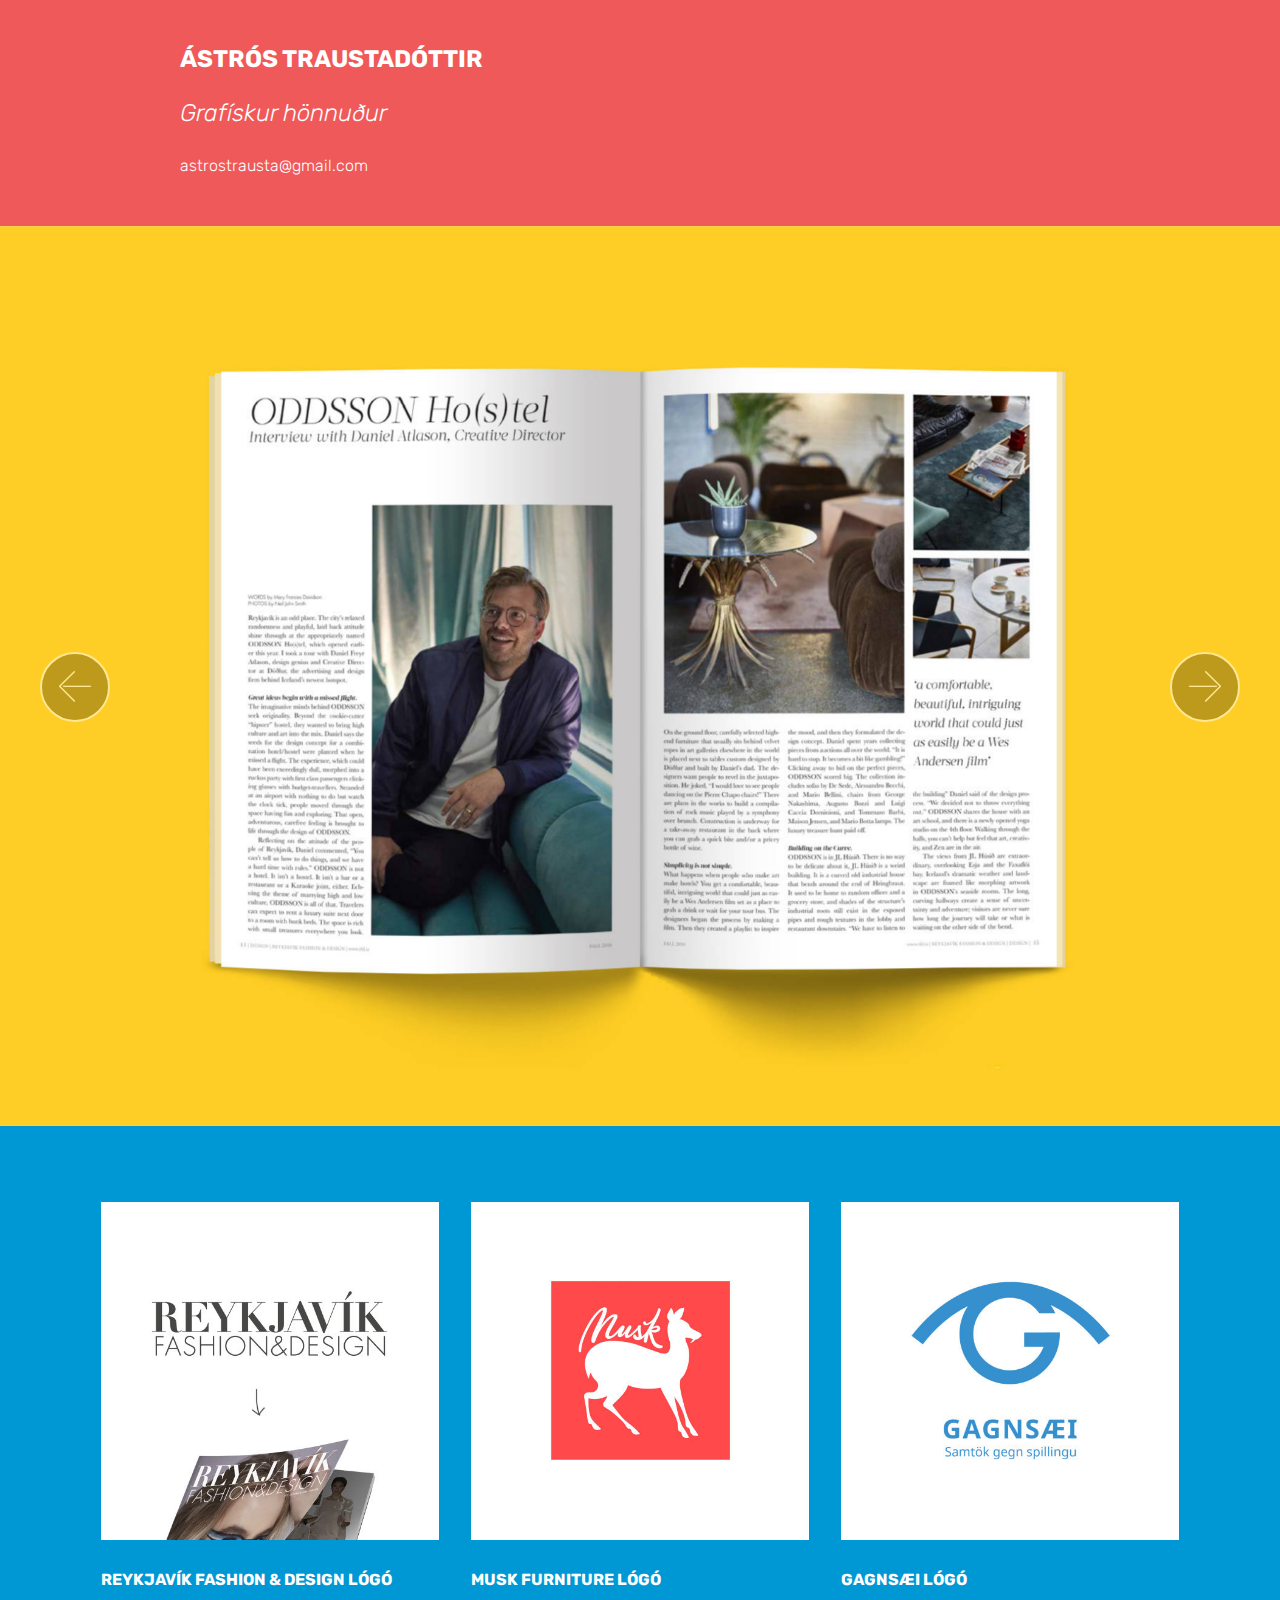
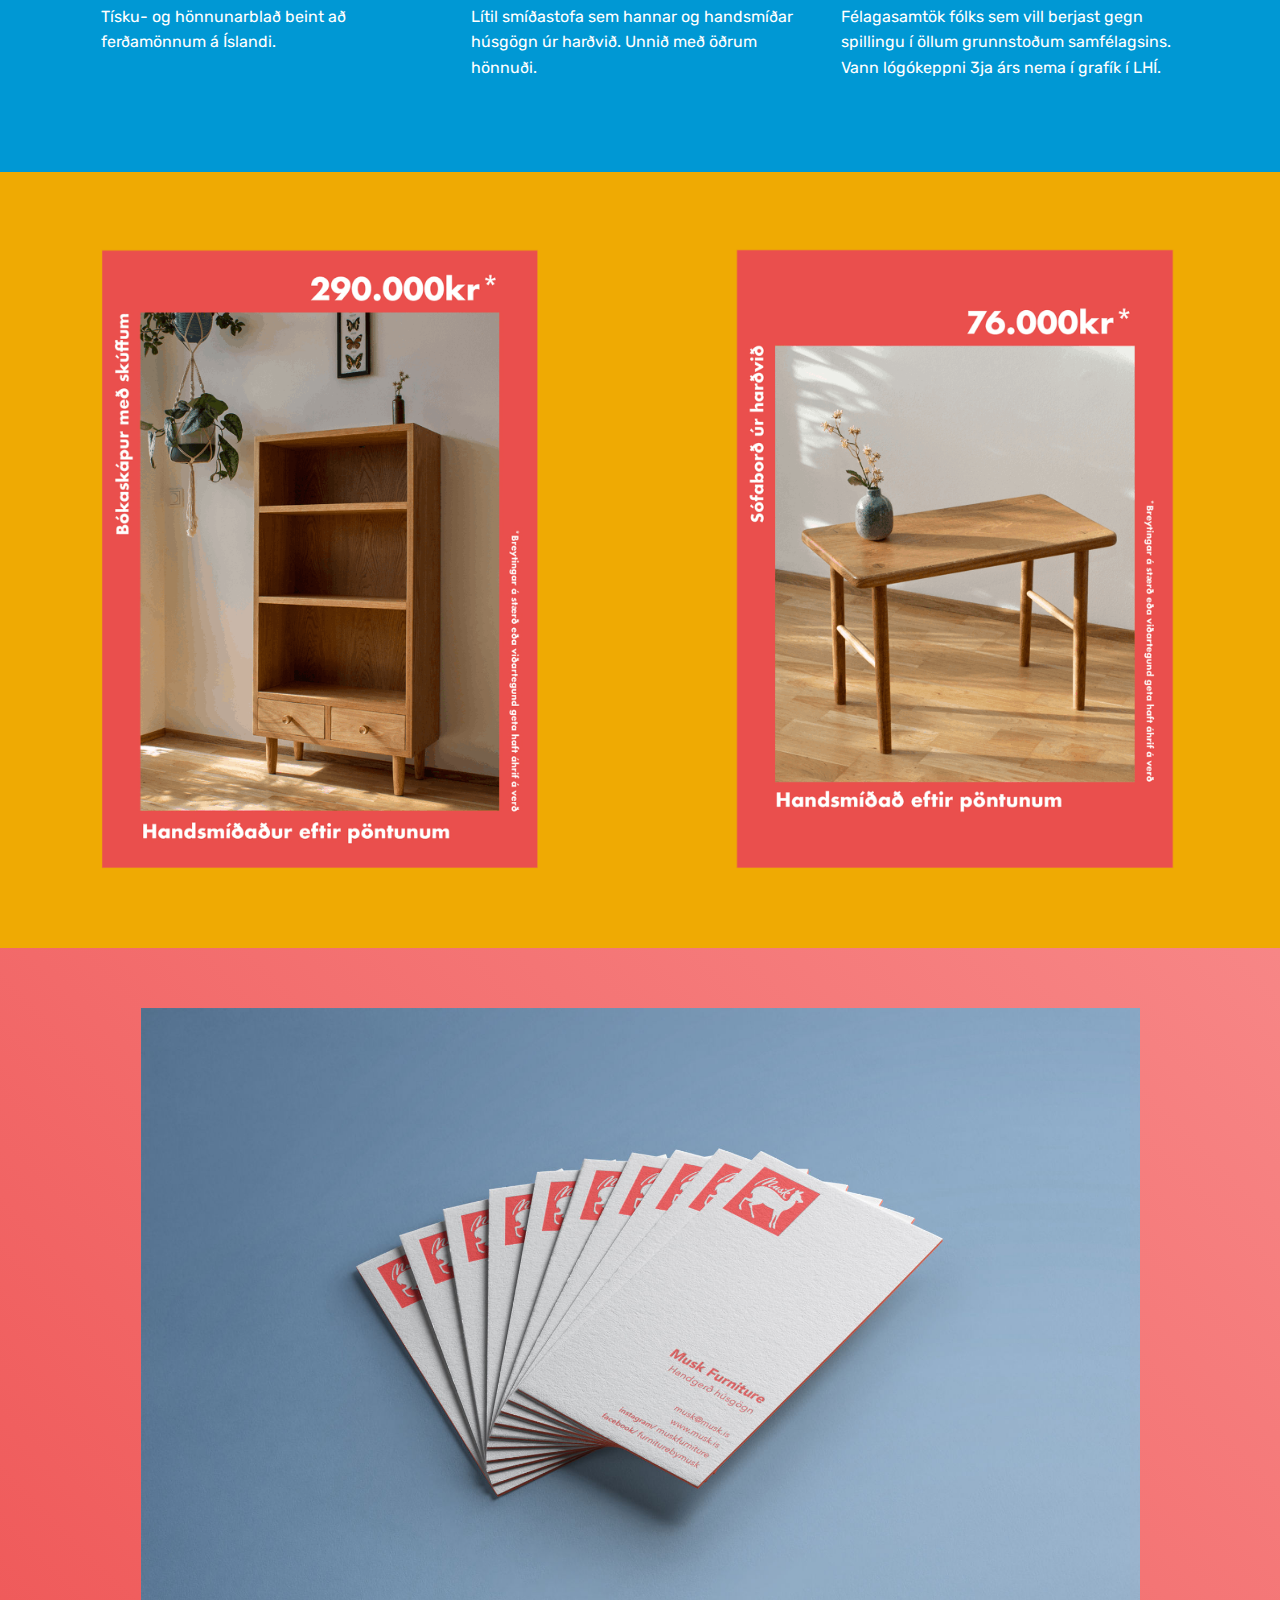
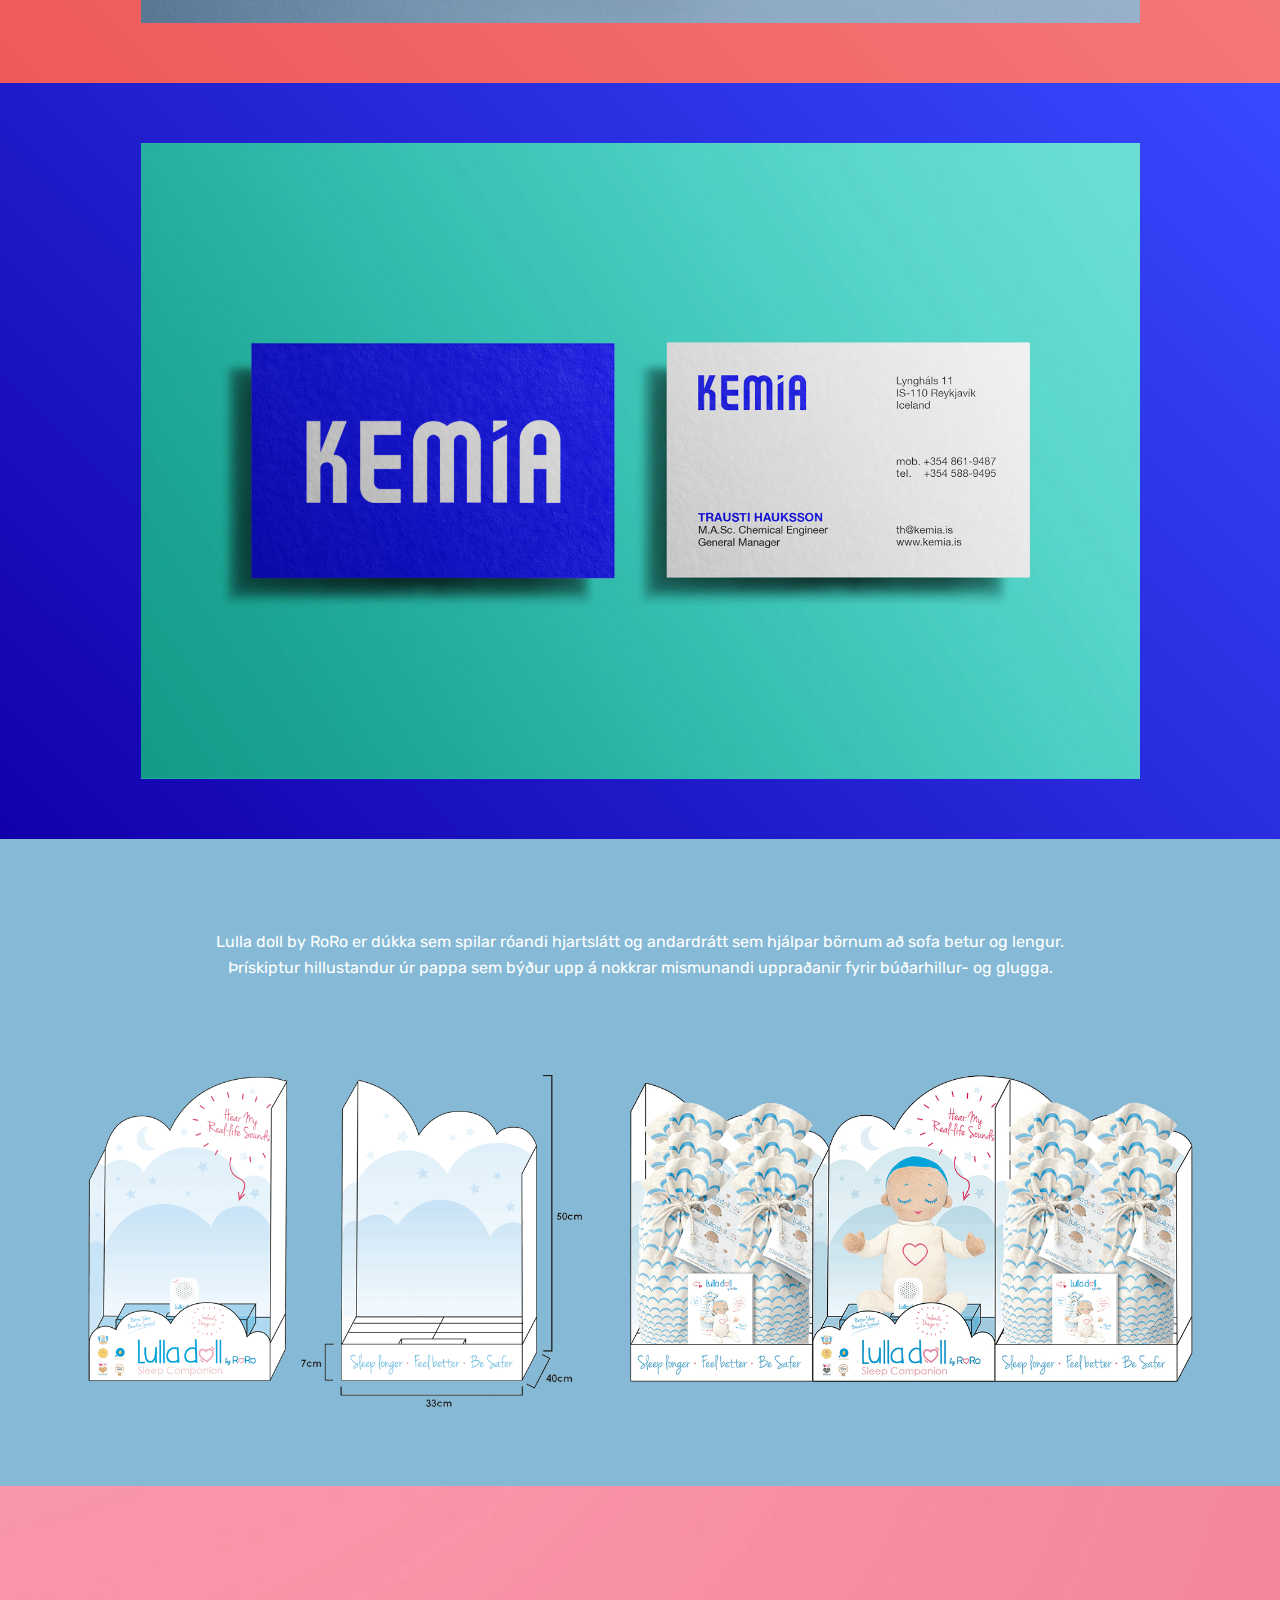
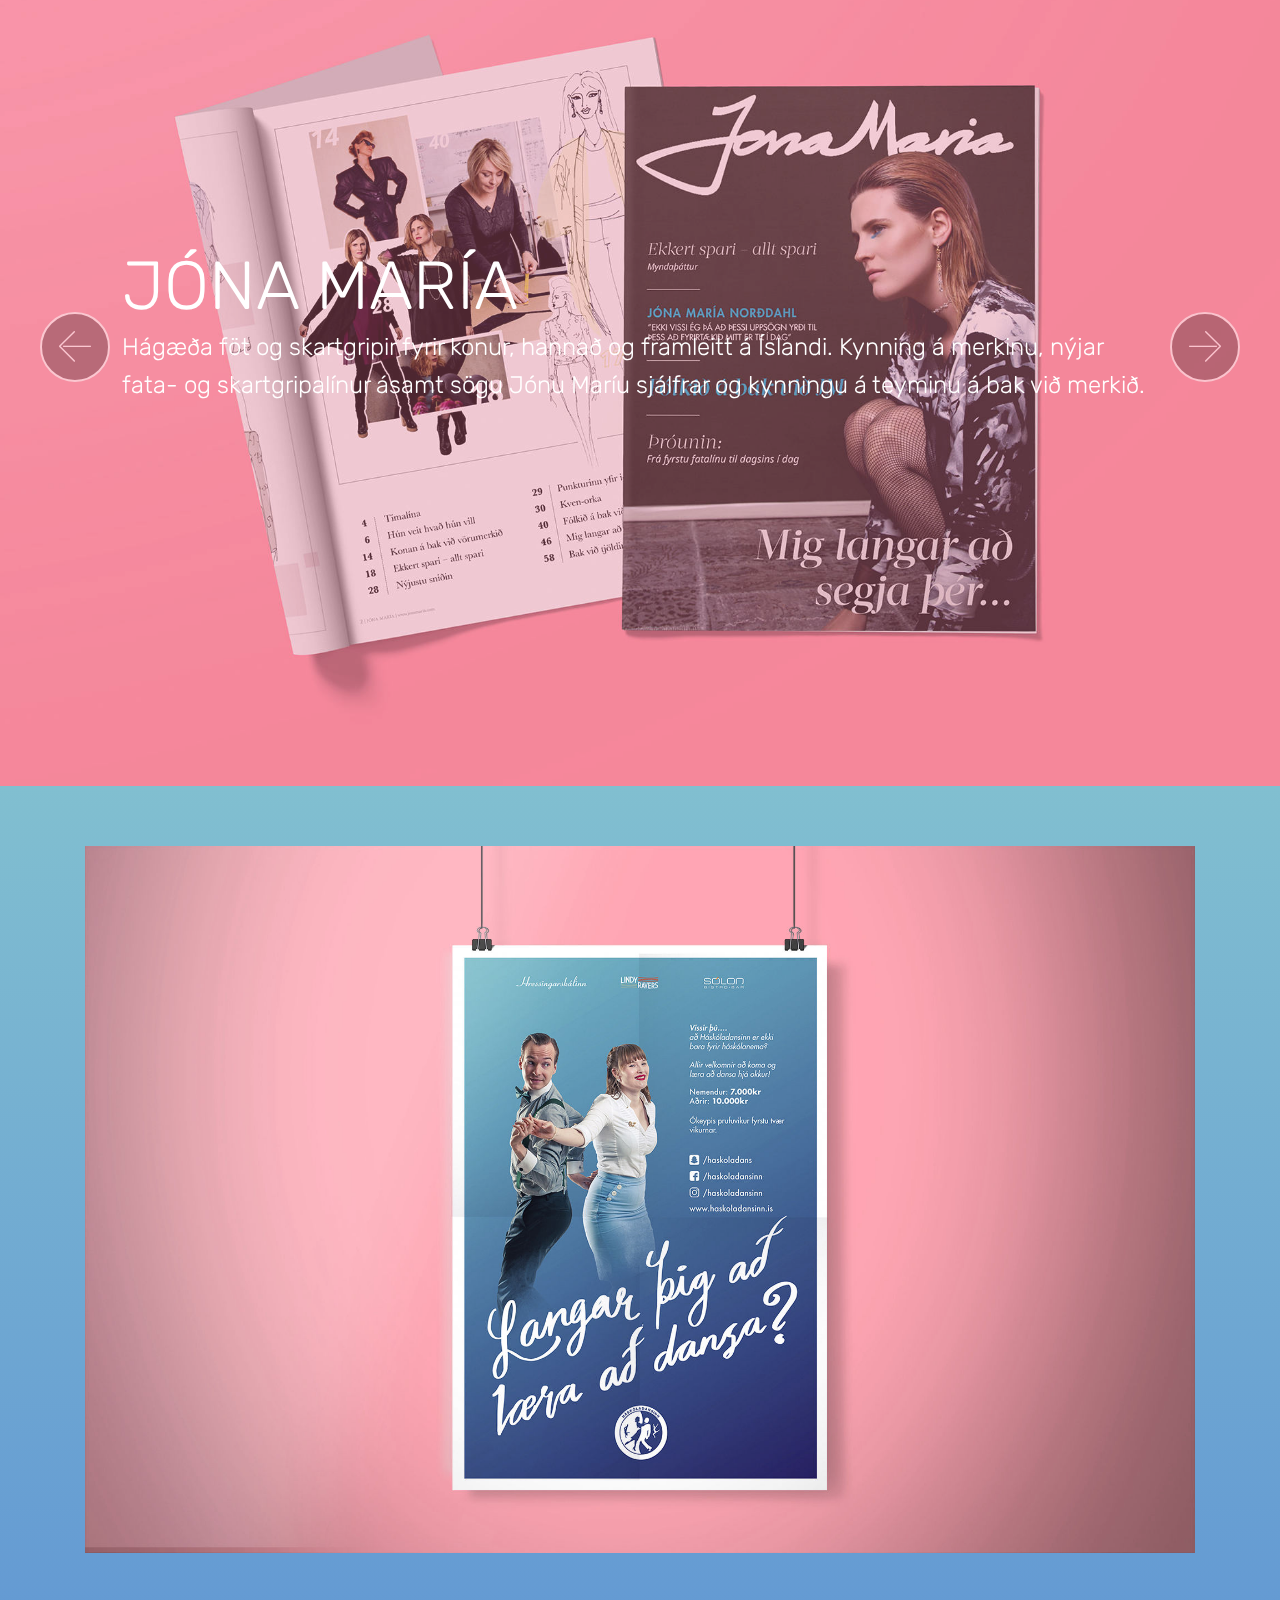
<file: Mobirise/index.html>
<!DOCTYPE html>
<html >
<head>
  <!-- Site made with Mobirise Website Builder v4.8.7, https://mobirise.com -->
  <meta charset="UTF-8">
  <meta http-equiv="X-UA-Compatible" content="IE=edge">
  <meta name="generator" content="Mobirise v4.8.7, mobirise.com">
  <meta name="viewport" content="width=device-width, initial-scale=1, minimum-scale=1">
  <link rel="shortcut icon" href="assets/images/logo4.png" type="image/x-icon">
  <meta name="description" content="">
  <title>Ástrós Traustadóttir</title>
  <link rel="stylesheet" href="assets/web/assets/mobirise-icons/mobirise-icons.css">
  <link rel="stylesheet" href="assets/tether/tether.min.css">
  <link rel="stylesheet" href="assets/bootstrap/css/bootstrap.min.css">
  <link rel="stylesheet" href="assets/bootstrap/css/bootstrap-grid.min.css">
  <link rel="stylesheet" href="assets/bootstrap/css/bootstrap-reboot.min.css">
  <link rel="stylesheet" href="assets/theme/css/style.css">
  <link rel="stylesheet" href="assets/mobirise/css/mbr-additional.css" type="text/css">
  
  
  
</head>
<body>
  <section class="header1 cid-r92namEIXp" id="header1-a">

    

    

    <div class="container">
        <div class="row justify-content-md-center">
            <div class="mbr-white col-md-10">
                <h1 class="mbr-section-title align-center mbr-bold pb-3 mbr-fonts-style display-5">
                    ÁSTRÓS TRAUSTADÓTTIR</h1>
                <h3 class="mbr-section-subtitle align-center mbr-light pb-3 mbr-fonts-style display-5"><em>
                    Grafískur hönnuður</em><br></h3>
                <p class="mbr-text align-center pb-3 mbr-fonts-style display-4">astrostrausta@gmail.com</p>
                
            </div>
        </div>
    </div>

</section>

<section class="engine"><a href="https://mobirise.info/q">free responsive site templates</a></section><section class="carousel slide cid-r92oVlDhhK" data-interval="false" id="slider1-b">

    

    <div class="full-screen"><div class="mbr-slider slide carousel" data-pause="true" data-keyboard="false" data-ride="false" data-interval="false"><div class="carousel-inner" role="listbox"><div class="carousel-item slider-fullscreen-image" data-bg-video-slide="false" style="background-image: url(assets/images/rfd3-2-1976x1272.jpg);"><div class="container container-slide"><div class="image_wrapper"><div class="mbr-overlay" style="opacity: 0.4; background-color: rgb(255, 182, 0);"></div><img src="assets/images/rfd3-2-1976x1272.jpg"><div class="carousel-caption justify-content-center"><div class="col-10 align-left"><h2 class="mbr-fonts-style display-1">Reykjavík Fashion &amp; Design Magazine N°3</h2><p class="lead mbr-text mbr-fonts-style display-5">Tísku- og hönnunarblað beint að ferðamönnum á Íslandi. </p></div></div></div></div></div><div class="carousel-item slider-fullscreen-image active" data-bg-video-slide="false" style="background-image: url(assets/images/rfd3-5-1976x1272.jpg);"><div class="container container-slide"><div class="image_wrapper"><img src="assets/images/rfd3-5-1976x1272.jpg"><div class="carousel-caption justify-content-center"><div class="col-10 align-right"></div></div></div></div></div><div class="carousel-item slider-fullscreen-image" data-bg-video-slide="false" style="background-image: url(assets/images/rfd3-3-1976x1272.jpg);"><div class="container container-slide"><div class="image_wrapper"><img src="assets/images/rfd3-3-1976x1272.jpg"><div class="carousel-caption justify-content-center"><div class="col-10 align-right"></div></div></div></div></div><div class="carousel-item slider-fullscreen-image" data-bg-video-slide="false" style="background-image: url(assets/images/rfd3-6-2000x1472.jpg);"><div class="container container-slide"><div class="image_wrapper"><img src="assets/images/rfd3-6-2000x1472.jpg"><div class="carousel-caption justify-content-center"><div class="col-10 align-right"></div></div></div></div></div></div><a data-app-prevent-settings="" class="carousel-control carousel-control-prev" role="button" data-slide="prev" href="#slider1-b"><span aria-hidden="true" class="mbri-left mbr-iconfont"></span><span class="sr-only">Previous</span></a><a data-app-prevent-settings="" class="carousel-control carousel-control-next" role="button" data-slide="next" href="#slider1-b"><span aria-hidden="true" class="mbri-right mbr-iconfont"></span><span class="sr-only">Next</span></a></div></div>

</section>

<section class="features2 cid-r92TnHLUEE" id="features2-h">

    

    
    
    <div class="container">
        <div class="media-container-row">
            <div class="card p-3 col-12 col-md-6 col-lg-4">
                <div class="card-wrapper">
                    <div class="card-img">
                        <img src="assets/images/rfd-logo2-556x556.jpg" alt="Mobirise" title="">
                    </div>
                    <div class="card-box">
                        <h4 class="card-title pb-3 mbr-fonts-style display-7"><strong>
                            REYKJAVÍK FASHION &amp; DESIGN LÓGÓ</strong></h4>
                        <p class="mbr-text mbr-fonts-style display-7">
                            Tísku- og hönnunarblað beint að ferðamönnum á Íslandi.</p>
                    </div>
                </div>
            </div>

            <div class="card p-3 col-12 col-md-6 col-lg-4">
                <div class="card-wrapper">
                    <div class="card-img">
                        <img src="assets/images/musk-logo-556x556.jpg" alt="Mobirise" title="">
                    </div>
                    <div class="card-box ">
                        <h4 class="card-title pb-3 mbr-fonts-style display-7"><strong>
                            MUSK FURNITURE LÓGÓ</strong></h4>
                        <p class="mbr-text mbr-fonts-style display-7">
                            Lítil smíðastofa sem hannar og handsmíðar húsgögn úr harðvið. Unnið með öðrum hönnuði.</p>
                    </div>
                </div>
            </div>

            <div class="card p-3 col-12 col-md-6 col-lg-4">
                <div class="card-wrapper">
                    <div class="card-img">
                        <img src="assets/images/gagnsi-logo-556x556.jpg" alt="Mobirise" title="">
                    </div>
                    <div class="card-box">
                        <h4 class="card-title pb-3 mbr-fonts-style display-7"><strong>
                            GAGNSÆI LÓGÓ</strong></h4>
                        <p class="mbr-text mbr-fonts-style display-7">
                            Félagasamtök fólks sem vill berjast gegn spillingu í öllum grunnstoðum samfélagsins. Vann lógókeppni 3ja árs nema í grafík í LHÍ.</p>
                    </div>
                </div>
            </div>

            
        </div>
    </div>
</section>

<section class="cid-r92Ky7ETX3" id="image1-e">

    

    <figure class="mbr-figure container">
            <div class="image-block" style="width: 100%;">
                <img src="assets/images/musk1-1380x815.png" width="1400" alt="Mobirise" title="">
                
            </div>
    </figure>
</section>

<section class="cid-r98gaVUL2v" id="image1-t">

    

    <figure class="mbr-figure container">
            <div class="image-block" style="width: 90%;">
                <img src="assets/images/muskbusinesscard2-1860x1146.jpg" width="1400" alt="Mobirise" title="">
                
            </div>
    </figure>
</section>

<section class="cid-r98rQ7MJIF" id="image1-u">

    

    <figure class="mbr-figure container">
            <div class="image-block" style="width: 90%;">
                <img src="assets/images/kemiabusinesscard2-1776x1130.jpg" width="1400" alt="Mobirise" title="">
                
            </div>
    </figure>
</section>

<section class="header4 cid-r97gUwNR2C" id="header4-r">

    

    

    <div class="container">
        <div class="row justify-content-md-center">
            <div class="media-content col-md-10">
                
                
                <div class="mbr-text align-center mbr-white pb-3">
                    <p class="mbr-text mbr-fonts-style display-7">
                        Lulla doll by RoRo er dúkka sem spilar róandi hjartslátt og andardrátt sem hjálpar börnum að sofa betur og lengur. Þrískiptur hillustandur úr pappa sem býður upp á nokkrar mismunandi uppraðanir fyrir búðarhillur- og glugga.</p>
                </div>
                
            </div>
            <div class="mbr-figure pt-5">
                <img src="assets/images/lulladoll-1906x611.png" alt="Mobirise" title="" style="width: 100%;">
            </div>
        </div>
    </div>
</section>

<section class="carousel slide cid-r93kmjA4S2" data-interval="false" id="slider1-k">

    

    <div class="full-screen"><div class="mbr-slider slide carousel" data-pause="true" data-keyboard="false" data-ride="false" data-interval="false"><div class="carousel-inner" role="listbox"><div class="carousel-item slider-fullscreen-image active" data-bg-video-slide="false" style="background-image: url(assets/images/jonamaria2-1-2000x1314.jpg);"><div class="container container-slide"><div class="image_wrapper"><div class="mbr-overlay" style="opacity: 0.3; background-color: rgb(255, 127, 159);"></div><img src="assets/images/jonamaria2-1-2000x1314.jpg"><div class="carousel-caption justify-content-center"><div class="col-10 align-left"><h2 class="mbr-fonts-style display-1">JÓNA MARÍA&nbsp;</h2><p class="lead mbr-text mbr-fonts-style display-5">Hágæða föt og skartgripir fyrir konur, hannað og framleitt á Íslandi. Kynning á merkinu, nýjar fata- og skartgripalínur ásamt sögu Jónu Maríu sjálfrar og kynningu á teyminu á bak við merkið.</p></div></div></div></div></div><div class="carousel-item slider-fullscreen-image" data-bg-video-slide="false" style="background-image: url(assets/images/jonamaria2-2-2000x1250.jpg);"><div class="container container-slide"><div class="image_wrapper"><img src="assets/images/jonamaria2-2-2000x1250.jpg"><div class="carousel-caption justify-content-center"><div class="col-10 align-left"></div></div></div></div></div><div class="carousel-item slider-fullscreen-image" data-bg-video-slide="false" style="background-image: url(assets/images/jonamaria2-5-2000x1250.jpg);"><div class="container container-slide"><div class="image_wrapper"><img src="assets/images/jonamaria2-5-2000x1250.jpg"><div class="carousel-caption justify-content-center"><div class="col-10 align-right"></div></div></div></div></div><div class="carousel-item slider-fullscreen-image" data-bg-video-slide="false" style="background-image: url(assets/images/jonamaria2-3-2000x1250.jpg);"><div class="container container-slide"><div class="image_wrapper"><img src="assets/images/jonamaria2-3-2000x1250.jpg"><div class="carousel-caption justify-content-center"><div class="col-10 align-right"></div></div></div></div></div><div class="carousel-item slider-fullscreen-image" data-bg-video-slide="false" style="background-image: url(assets/images/jonamaria2-4-2000x1250.jpg);"><div class="container container-slide"><div class="image_wrapper"><img src="assets/images/jonamaria2-4-2000x1250.jpg"><div class="carousel-caption justify-content-center"><div class="col-10 align-right"></div></div></div></div></div></div><a data-app-prevent-settings="" class="carousel-control carousel-control-prev" role="button" data-slide="prev" href="#slider1-k"><span aria-hidden="true" class="mbri-left mbr-iconfont"></span><span class="sr-only">Previous</span></a><a data-app-prevent-settings="" class="carousel-control carousel-control-next" role="button" data-slide="next" href="#slider1-k"><span aria-hidden="true" class="mbri-right mbr-iconfont"></span><span class="sr-only">Next</span></a></div></div>

</section>

<section class="cid-r98VN4XO0G" id="image3-x">

    

    <figure class="mbr-figure container">
            <div class="image-block" style="width: 100%;">
                <img src="assets/images/haskoladansinnposter-2000x1274.jpg" width="1400" alt="Mobirise" title="">
                
            </div>
    </figure>
</section>


  <script src="assets/web/assets/jquery/jquery.min.js"></script>
  <script src="assets/popper/popper.min.js"></script>
  <script src="assets/tether/tether.min.js"></script>
  <script src="assets/bootstrap/js/bootstrap.min.js"></script>
  <script src="assets/ytplayer/jquery.mb.ytplayer.min.js"></script>
  <script src="assets/vimeoplayer/jquery.mb.vimeo_player.js"></script>
  <script src="assets/bootstrapcarouselswipe/bootstrap-carousel-swipe.js"></script>
  <script src="assets/smoothscroll/smooth-scroll.js"></script>
  <script src="assets/theme/js/script.js"></script>
  <script src="assets/slidervideo/script.js"></script>
  
  
 <div id="scrollToTop" class="scrollToTop mbr-arrow-up"><a style="text-align: center;"><i></i></a></div>
  </body>
</html>
</file>
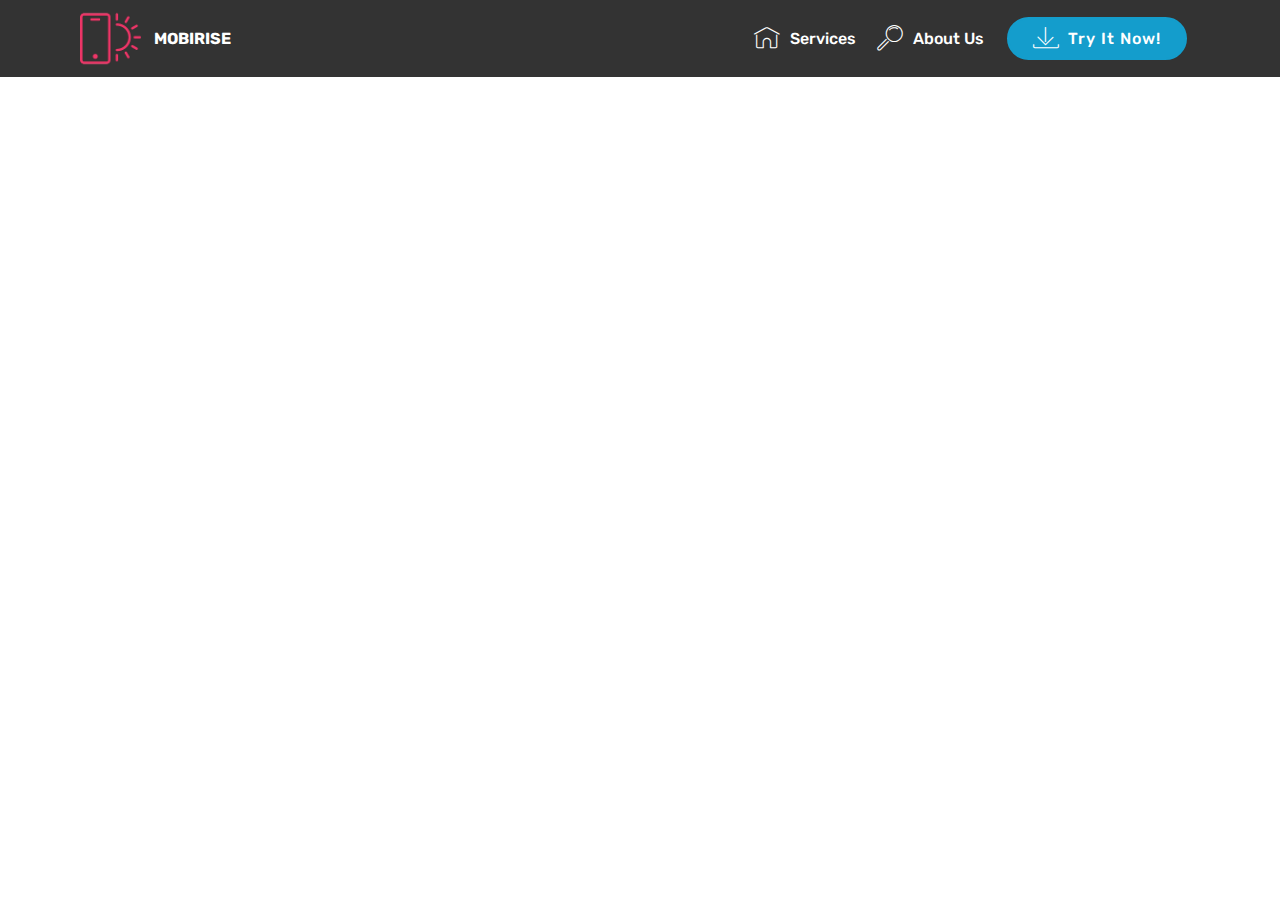
<file: Mobirise/page1.html>
<!DOCTYPE html>
<html >
<head>
  <!-- Site made with Mobirise Website Builder v4.8.7, https://mobirise.com -->
  <meta charset="UTF-8">
  <meta http-equiv="X-UA-Compatible" content="IE=edge">
  <meta name="generator" content="Mobirise v4.8.7, mobirise.com">
  <meta name="viewport" content="width=device-width, initial-scale=1, minimum-scale=1">
  <link rel="shortcut icon" href="assets/images/logo4.png" type="image/x-icon">
  <meta name="description" content="Website Builder Description">
  <title>Page 1</title>
  <link rel="stylesheet" href="assets/web/assets/mobirise-icons/mobirise-icons.css">
  <link rel="stylesheet" href="assets/tether/tether.min.css">
  <link rel="stylesheet" href="assets/bootstrap/css/bootstrap.min.css">
  <link rel="stylesheet" href="assets/bootstrap/css/bootstrap-grid.min.css">
  <link rel="stylesheet" href="assets/bootstrap/css/bootstrap-reboot.min.css">
  <link rel="stylesheet" href="assets/dropdown/css/style.css">
  <link rel="stylesheet" href="assets/theme/css/style.css">
  <link rel="stylesheet" href="assets/mobirise/css/mbr-additional.css" type="text/css">
  
  
  
</head>
<body>
  <section class="menu cid-qTkzRZLJNu" once="menu" id="menu1-7">

    

    <nav class="navbar navbar-expand beta-menu navbar-dropdown align-items-center navbar-fixed-top navbar-toggleable-sm">
        <button class="navbar-toggler navbar-toggler-right" type="button" data-toggle="collapse" data-target="#navbarSupportedContent" aria-controls="navbarSupportedContent" aria-expanded="false" aria-label="Toggle navigation">
            <div class="hamburger">
                <span></span>
                <span></span>
                <span></span>
                <span></span>
            </div>
        </button>
        <div class="menu-logo">
            <div class="navbar-brand">
                <span class="navbar-logo">
                    <a href="https://mobirise.com">
                         <img src="assets/images/logo2.png" alt="Mobirise" style="height: 3.8rem;">
                    </a>
                </span>
                <span class="navbar-caption-wrap">
                    <a class="navbar-caption text-white display-4" href="https://mobirise.com">
                        MOBIRISE
                    </a>
                </span>
            </div>
        </div>
        <div class="collapse navbar-collapse" id="navbarSupportedContent">
            <ul class="navbar-nav nav-dropdown" data-app-modern-menu="true">
                <li class="nav-item">
                    <a class="nav-link link text-white display-4" href="https://mobirise.com">
                        <span class="mbri-home mbr-iconfont mbr-iconfont-btn"></span>
                        Services
                    </a>
                </li>
                <li class="nav-item">
                    <a class="nav-link link text-white display-4" href="https://mobirise.com">
                        <span class="mbri-search mbr-iconfont mbr-iconfont-btn"></span>
                        About Us
                    </a>
                </li>
            </ul>
            <div class="navbar-buttons mbr-section-btn">
                <a class="btn btn-sm btn-primary display-4" href="https://mobirise.com">
                    <span class="mbri-save mbr-iconfont mbr-iconfont-btn "></span>
                    Try It Now!
                </a>
            </div>
        </div>
    </nav>
</section>


  <section class="engine"><a href="https://mobirise.info/d">free web maker</a></section><script src="assets/web/assets/jquery/jquery.min.js"></script>
  <script src="assets/popper/popper.min.js"></script>
  <script src="assets/tether/tether.min.js"></script>
  <script src="assets/bootstrap/js/bootstrap.min.js"></script>
  <script src="assets/smoothscroll/smooth-scroll.js"></script>
  <script src="assets/dropdown/js/script.min.js"></script>
  <script src="assets/touchswipe/jquery.touch-swipe.min.js"></script>
  <script src="assets/theme/js/script.js"></script>
  
  
 <div id="scrollToTop" class="scrollToTop mbr-arrow-up"><a style="text-align: center;"><i></i></a></div>
  </body>
</html>
</file>
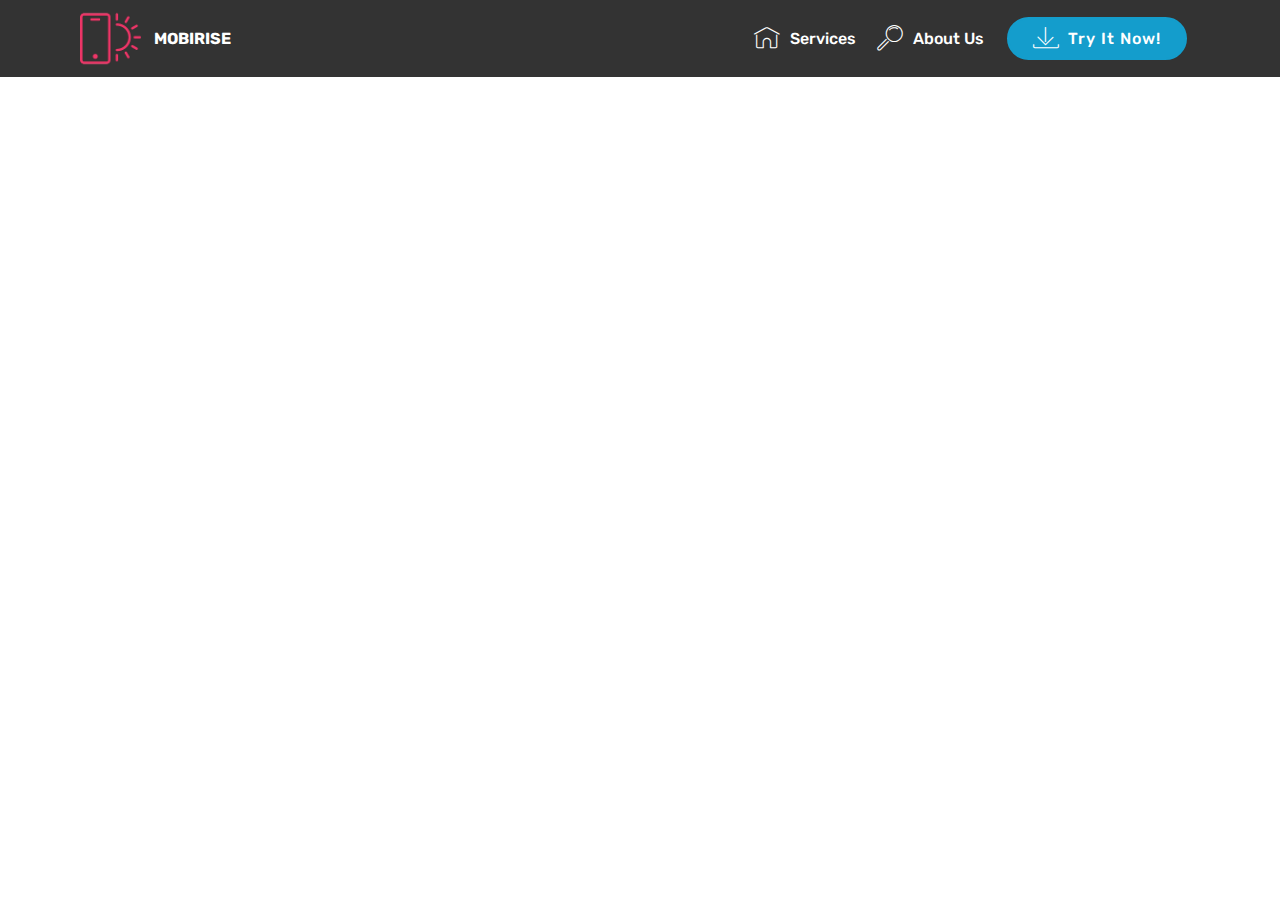
<file: Mobirise/page2.html>
<!DOCTYPE html>
<html >
<head>
  <!-- Site made with Mobirise Website Builder v4.8.7, https://mobirise.com -->
  <meta charset="UTF-8">
  <meta http-equiv="X-UA-Compatible" content="IE=edge">
  <meta name="generator" content="Mobirise v4.8.7, mobirise.com">
  <meta name="viewport" content="width=device-width, initial-scale=1, minimum-scale=1">
  <link rel="shortcut icon" href="assets/images/logo4.png" type="image/x-icon">
  <meta name="description" content="Website Builder Description">
  <title>Page 2</title>
  <link rel="stylesheet" href="assets/web/assets/mobirise-icons/mobirise-icons.css">
  <link rel="stylesheet" href="assets/tether/tether.min.css">
  <link rel="stylesheet" href="assets/bootstrap/css/bootstrap.min.css">
  <link rel="stylesheet" href="assets/bootstrap/css/bootstrap-grid.min.css">
  <link rel="stylesheet" href="assets/bootstrap/css/bootstrap-reboot.min.css">
  <link rel="stylesheet" href="assets/dropdown/css/style.css">
  <link rel="stylesheet" href="assets/theme/css/style.css">
  <link rel="stylesheet" href="assets/mobirise/css/mbr-additional.css" type="text/css">
  
  
  
</head>
<body>
  <section class="menu cid-r92kl85QyH" once="menu" id="menu1-8">

    

    <nav class="navbar navbar-expand beta-menu navbar-dropdown align-items-center navbar-fixed-top navbar-toggleable-sm">
        <button class="navbar-toggler navbar-toggler-right" type="button" data-toggle="collapse" data-target="#navbarSupportedContent" aria-controls="navbarSupportedContent" aria-expanded="false" aria-label="Toggle navigation">
            <div class="hamburger">
                <span></span>
                <span></span>
                <span></span>
                <span></span>
            </div>
        </button>
        <div class="menu-logo">
            <div class="navbar-brand">
                <span class="navbar-logo">
                    <a href="https://mobirise.com">
                         <img src="assets/images/logo2.png" alt="Mobirise" style="height: 3.8rem;">
                    </a>
                </span>
                <span class="navbar-caption-wrap">
                    <a class="navbar-caption text-white display-4" href="https://mobirise.com">
                        MOBIRISE
                    </a>
                </span>
            </div>
        </div>
        <div class="collapse navbar-collapse" id="navbarSupportedContent">
            <ul class="navbar-nav nav-dropdown" data-app-modern-menu="true">
                <li class="nav-item">
                    <a class="nav-link link text-white display-4" href="https://mobirise.com">
                        <span class="mbri-home mbr-iconfont mbr-iconfont-btn"></span>
                        Services
                    </a>
                </li>
                <li class="nav-item">
                    <a class="nav-link link text-white display-4" href="https://mobirise.com">
                        <span class="mbri-search mbr-iconfont mbr-iconfont-btn"></span>
                        About Us
                    </a>
                </li>
            </ul>
            <div class="navbar-buttons mbr-section-btn">
                <a class="btn btn-sm btn-primary display-4" href="https://mobirise.com">
                    <span class="mbri-save mbr-iconfont mbr-iconfont-btn "></span>
                    Try It Now!
                </a>
            </div>
        </div>
    </nav>
</section>


  <section class="engine"><a href="https://mobirise.info/c">free website builder</a></section><script src="assets/web/assets/jquery/jquery.min.js"></script>
  <script src="assets/popper/popper.min.js"></script>
  <script src="assets/tether/tether.min.js"></script>
  <script src="assets/bootstrap/js/bootstrap.min.js"></script>
  <script src="assets/smoothscroll/smooth-scroll.js"></script>
  <script src="assets/dropdown/js/script.min.js"></script>
  <script src="assets/touchswipe/jquery.touch-swipe.min.js"></script>
  <script src="assets/theme/js/script.js"></script>
  
  
 <div id="scrollToTop" class="scrollToTop mbr-arrow-up"><a style="text-align: center;"><i></i></a></div>
  </body>
</html>
</file>
<file: Mobirise/assets/web/assets/mobirise-icons/mobirise-icons.css>
@font-face {
  font-family: 'MobiriseIcons';
  src:  url('mobirise-icons.eot?spat4u');
  src:  url('mobirise-icons.eot?spat4u#iefix') format('embedded-opentype'),
    url('mobirise-icons.ttf?spat4u') format('truetype'),
    url('mobirise-icons.woff?spat4u') format('woff'),
    url('mobirise-icons.svg?spat4u#MobiriseIcons') format('svg');
  font-weight: normal;
  font-style: normal;
}

[class^="mbri-"], [class*=" mbri-"] {
  /* use !important to prevent issues with browser extensions that change fonts */
  font-family: MobiriseIcons !important;
  speak: none;
  font-style: normal;
  font-weight: normal;
  font-variant: normal;
  text-transform: none;
  line-height: 1;

  /* Better Font Rendering =========== */
  -webkit-font-smoothing: antialiased;
  -moz-osx-font-smoothing: grayscale;
}

.mbri-add-submenu:before {
  content: "\e900";
}
.mbri-alert:before {
  content: "\e901";
}
.mbri-align-center:before {
  content: "\e902";
}
.mbri-align-justify:before {
  content: "\e903";
}
.mbri-align-left:before {
  content: "\e904";
}
.mbri-align-right:before {
  content: "\e905";
}
.mbri-android:before {
  content: "\e906";
}
.mbri-apple:before {
  content: "\e907";
}
.mbri-arrow-down:before {
  content: "\e908";
}
.mbri-arrow-next:before {
  content: "\e909";
}
.mbri-arrow-prev:before {
  content: "\e90a";
}
.mbri-arrow-up:before {
  content: "\e90b";
}
.mbri-bold:before {
  content: "\e90c";
}
.mbri-bookmark:before {
  content: "\e90d";
}
.mbri-bootstrap:before {
  content: "\e90e";
}
.mbri-briefcase:before {
  content: "\e90f";
}
.mbri-browse:before {
  content: "\e910";
}
.mbri-bulleted-list:before {
  content: "\e911";
}
.mbri-calendar:before {
  content: "\e912";
}
.mbri-camera:before {
  content: "\e913";
}
.mbri-cart-add:before {
  content: "\e914";
}
.mbri-cart-full:before {
  content: "\e915";
}
.mbri-cash:before {
  content: "\e916";
}
.mbri-change-style:before {
  content: "\e917";
}
.mbri-chat:before {
  content: "\e918";
}
.mbri-clock:before {
  content: "\e919";
}
.mbri-close:before {
  content: "\e91a";
}
.mbri-cloud:before {
  content: "\e91b";
}
.mbri-code:before {
  content: "\e91c";
}
.mbri-contact-form:before {
  content: "\e91d";
}
.mbri-credit-card:before {
  content: "\e91e";
}
.mbri-cursor-click:before {
  content: "\e91f";
}
.mbri-cust-feedback:before {
  content: "\e920";
}
.mbri-database:before {
  content: "\e921";
}
.mbri-delivery:before {
  content: "\e922";
}
.mbri-desktop:before {
  content: "\e923";
}
.mbri-devices:before {
  content: "\e924";
}
.mbri-down:before {
  content: "\e925";
}
.mbri-download:before {
  content: "\e989";
}
.mbri-drag-n-drop:before {
  content: "\e927";
}
.mbri-drag-n-drop2:before {
  content: "\e928";
}
.mbri-edit:before {
  content: "\e929";
}
.mbri-edit2:before {
  content: "\e92a";
}
.mbri-error:before {
  content: "\e92b";
}
.mbri-extension:before {
  content: "\e92c";
}
.mbri-features:before {
  content: "\e92d";
}
.mbri-file:before {
  content: "\e92e";
}
.mbri-flag:before {
  content: "\e92f";
}
.mbri-folder:before {
  content: "\e930";
}
.mbri-gift:before {
  content: "\e931";
}
.mbri-github:before {
  content: "\e932";
}
.mbri-globe:before {
  content: "\e933";
}
.mbri-globe-2:before {
  content: "\e934";
}
.mbri-growing-chart:before {
  content: "\e935";
}
.mbri-hearth:before {
  content: "\e936";
}
.mbri-help:before {
  content: "\e937";
}
.mbri-home:before {
  content: "\e938";
}
.mbri-hot-cup:before {
  content: "\e939";
}
.mbri-idea:before {
  content: "\e93a";
}
.mbri-image-gallery:before {
  content: "\e93b";
}
.mbri-image-slider:before {
  content: "\e93c";
}
.mbri-info:before {
  content: "\e93d";
}
.mbri-italic:before {
  content: "\e93e";
}
.mbri-key:before {
  content: "\e93f";
}
.mbri-laptop:before {
  content: "\e940";
}
.mbri-layers:before {
  content: "\e941";
}
.mbri-left-right:before {
  content: "\e942";
}
.mbri-left:before {
  content: "\e943";
}
.mbri-letter:before {
  content: "\e944";
}
.mbri-like:before {
  content: "\e945";
}
.mbri-link:before {
  content: "\e946";
}
.mbri-lock:before {
  content: "\e947";
}
.mbri-login:before {
  content: "\e948";
}
.mbri-logout:before {
  content: "\e949";
}
.mbri-magic-stick:before {
  content: "\e94a";
}
.mbri-map-pin:before {
  content: "\e94b";
}
.mbri-menu:before {
  content: "\e94c";
}
.mbri-mobile:before {
  content: "\e94d";
}
.mbri-mobile2:before {
  content: "\e94e";
}
.mbri-mobirise:before {
  content: "\e94f";
}
.mbri-more-horizontal:before {
  content: "\e950";
}
.mbri-more-vertical:before {
  content: "\e951";
}
.mbri-music:before {
  content: "\e952";
}
.mbri-new-file:before {
  content: "\e953";
}
.mbri-numbered-list:before {
  content: "\e954";
}
.mbri-opened-folder:before {
  content: "\e955";
}
.mbri-pages:before {
  content: "\e956";
}
.mbri-paper-plane:before {
  content: "\e957";
}
.mbri-paperclip:before {
  content: "\e958";
}
.mbri-photo:before {
  content: "\e959";
}
.mbri-photos:before {
  content: "\e95a";
}
.mbri-pin:before {
  content: "\e95b";
}
.mbri-play:before {
  content: "\e95c";
}
.mbri-plus:before {
  content: "\e95d";
}
.mbri-preview:before {
  content: "\e95e";
}
.mbri-print:before {
  content: "\e95f";
}
.mbri-protect:before {
  content: "\e960";
}
.mbri-question:before {
  content: "\e961";
}
.mbri-quote-left:before {
  content: "\e962";
}
.mbri-quote-right:before {
  content: "\e963";
}
.mbri-refresh:before {
  content: "\e964";
}
.mbri-responsive:before {
  content: "\e965";
}
.mbri-right:before {
  content: "\e966";
}
.mbri-rocket:before {
  content: "\e967";
}
.mbri-sad-face:before {
  content: "\e968";
}
.mbri-sale:before {
  content: "\e969";
}
.mbri-save:before {
  content: "\e96a";
}
.mbri-search:before {
  content: "\e96b";
}
.mbri-setting:before {
  content: "\e96c";
}
.mbri-setting2:before {
  content: "\e96d";
}
.mbri-setting3:before {
  content: "\e96e";
}
.mbri-share:before {
  content: "\e96f";
}
.mbri-shopping-bag:before {
  content: "\e970";
}
.mbri-shopping-basket:before {
  content: "\e971";
}
.mbri-shopping-cart:before {
  content: "\e972";
}
.mbri-sites:before {
  content: "\e973";
}
.mbri-smile-face:before {
  content: "\e974";
}
.mbri-speed:before {
  content: "\e975";
}
.mbri-star:before {
  content: "\e976";
}
.mbri-success:before {
  content: "\e977";
}
.mbri-sun:before {
  content: "\e978";
}
.mbri-sun2:before {
  content: "\e979";
}
.mbri-tablet:before {
  content: "\e97a";
}
.mbri-tablet-vertical:before {
  content: "\e97b";
}
.mbri-target:before {
  content: "\e97c";
}
.mbri-timer:before {
  content: "\e97d";
}
.mbri-to-ftp:before {
  content: "\e97e";
}
.mbri-to-local-drive:before {
  content: "\e97f";
}
.mbri-touch-swipe:before {
  content: "\e980";
}
.mbri-touch:before {
  content: "\e981";
}
.mbri-trash:before {
  content: "\e982";
}
.mbri-underline:before {
  content: "\e983";
}
.mbri-unlink:before {
  content: "\e984";
}
.mbri-unlock:before {
  content: "\e985";
}
.mbri-up-down:before {
  content: "\e986";
}
.mbri-up:before {
  content: "\e987";
}
.mbri-update:before {
  content: "\e988";
}
.mbri-upload:before {
 content: "\e926"; 
}
.mbri-user:before {
  content: "\e98a";
}
.mbri-user2:before {
  content: "\e98b";
}
.mbri-users:before {
  content: "\e98c";
}
.mbri-video:before {
  content: "\e98d";
}
.mbri-video-play:before {
  content: "\e98e";
}
.mbri-watch:before {
  content: "\e98f";
}
.mbri-website-theme:before {
  content: "\e990";
}
.mbri-wifi:before {
  content: "\e991";
}
.mbri-windows:before {
  content: "\e992";
}
.mbri-zoom-out:before {
  content: "\e993";
}
.mbri-redo:before {
  content: "\e994";
}
.mbri-undo:before {
  content: "\e995";
}
</file>
<file: Mobirise/assets/theme/css/style.css>
/*!
 * Mobirise v4 theme (https://mobirise.com/)
 * Copyright 2017 Mobirise
 */
section {
  background-color: #eeeeee; }

section,
.container,
.container-fluid {
  position: relative;
  word-wrap: break-word; }

a.mbr-iconfont:hover {
  text-decoration: none; }

.article .lead p, .article .lead ul, .article .lead ol, .article .lead pre, .article .lead blockquote {
  margin-bottom: 0; }

a {
  font-style: normal;
  font-weight: 400;
  cursor: pointer; }
  a, a:hover {
    text-decoration: none; }

figure {
  margin-bottom: 0; }

body {
  color: #232323; }

h1, h2, h3, h4, h5, h6,
.h1, .h2, .h3, .h4, .h5, .h6,
.display-1, .display-2, .display-3, .display-4 {
  line-height: 1;
  word-break: break-word;
  word-wrap: break-word; }

b, strong {
  font-weight: bold; }

blockquote {
  padding: 10px 0 10px 20px;
  position: relative;
  border-left: 2px solid;
  border-color: #ff3366; }

input:-webkit-autofill, input:-webkit-autofill:hover, input:-webkit-autofill:focus, input:-webkit-autofill:active {
  transition-delay: 9999s;
  transition-property: background-color, color; }

textarea[type="hidden"] {
  display: none; }

body {
  position: relative; }

section {
  background-position: 50% 50%;
  background-repeat: no-repeat;
  background-size: cover; }
  section .mbr-background-video,
  section .mbr-background-video-preview {
    position: absolute;
    bottom: 0;
    left: 0;
    right: 0;
    top: 0; }

.hidden {
  visibility: hidden; }

.mbr-z-index20 {
  z-index: 20; }

/*! Base colors */
.mbr-white {
  color: #ffffff; }

.mbr-black {
  color: #000000; }

.mbr-bg-white {
  background-color: #ffffff; }

.mbr-bg-black {
  background-color: #000000; }

/*! Text-aligns */
.align-left {
  text-align: left; }

.align-center {
  text-align: center; }

.align-right {
  text-align: right; }

@media (max-width: 767px) {
  .align-left, .align-center, .align-right, .mbr-section-btn, .mbr-section-title {
    text-align: center; } }
/*! Font-weight  */
.mbr-light {
  font-weight: 300; }

.mbr-regular {
  font-weight: 400; }

.mbr-semibold {
  font-weight: 500; }

.mbr-bold {
  font-weight: 700; }

/*! Media  */
.media-size-item {
  -webkit-flex: 1 1 auto;
  -moz-flex: 1 1 auto;
  -ms-flex: 1 1 auto;
  -o-flex: 1 1 auto;
  flex: 1 1 auto; }

.media-content {
  -webkit-flex-basis: 100%;
  flex-basis: 100%; }

.media-container-row {
  display: -ms-flexbox;
  display: -webkit-flex;
  display: flex;
  -webkit-flex-direction: row;
  -ms-flex-direction: row;
  flex-direction: row;
  -webkit-flex-wrap: wrap;
  -ms-flex-wrap: wrap;
  flex-wrap: wrap;
  -webkit-justify-content: center;
  -ms-flex-pack: center;
  justify-content: center;
  -webkit-align-content: center;
  -ms-flex-line-pack: center;
  align-content: center;
  -webkit-align-items: start;
  -ms-flex-align: start;
  align-items: start; }
  .media-container-row .media-size-item {
    width: 400px; }

.media-container-column {
  display: -ms-flexbox;
  display: -webkit-flex;
  display: flex;
  -webkit-flex-direction: column;
  -ms-flex-direction: column;
  flex-direction: column;
  -webkit-flex-wrap: wrap;
  -ms-flex-wrap: wrap;
  flex-wrap: wrap;
  -webkit-justify-content: center;
  -ms-flex-pack: center;
  justify-content: center;
  -webkit-align-content: center;
  -ms-flex-line-pack: center;
  align-content: center;
  -webkit-align-items: stretch;
  -ms-flex-align: stretch;
  align-items: stretch; }
  .media-container-column > * {
    width: 100%; }

@media (min-width: 992px) {
  .media-container-row {
    -webkit-flex-wrap: nowrap;
    -ms-flex-wrap: nowrap;
    flex-wrap: nowrap; } }
figure {
  overflow: hidden; }

figure[mbr-media-size] {
  transition: width 0.1s; }

.mbr-figure img, .mbr-figure iframe {
  display: block;
  width: 100%; }

.card {
  background-color: transparent;
  border: none; }

.card-img {
  text-align: center;
  flex-shrink: 0;
  -webkit-flex-shrink: 0; }

.media {
  max-width: 100%;
  margin: 0 auto; }

.mbr-figure {
  -ms-flex-item-align: center;
  -ms-grid-row-align: center;
  -webkit-align-self: center;
  align-self: center; }

.media-container > div {
  max-width: 100%; }

.mbr-figure img, .card-img img {
  width: 100%; }

@media (max-width: 991px) {
  .media-size-item {
    width: auto !important; }

  .media {
    width: auto; }

  .mbr-figure {
    width: 100% !important; } }
/*! Buttons */
.mbr-section-btn {
  margin-left: -.25rem;
  margin-right: -.25rem;
  font-size: 0; }

nav .mbr-section-btn {
  margin-left: 0rem;
  margin-right: 0rem; }

/*! Btn icon margin */
.btn .mbr-iconfont, .btn.btn-sm .mbr-iconfont {
  cursor: pointer;
  margin-right: 0.5rem; }

.btn.btn-md .mbr-iconfont, .btn.btn-md .mbr-iconfont {
  margin-right: 0.8rem; }

.mbr-regular {
  font-weight: 400; }

.mbr-semibold {
  font-weight: 500; }

.mbr-bold {
  font-weight: 700; }

[type="submit"] {
  -webkit-appearance: none; }

/*! Full-screen */
.mbr-fullscreen .mbr-overlay {
  min-height: 100vh; }

.mbr-fullscreen {
  display: flex;
  display: -webkit-flex;
  display: -moz-flex;
  display: -ms-flex;
  display: -o-flex;
  align-items: center;
  -webkit-align-items: center;
  min-height: 100vh;
  padding-top: 3rem;
  padding-bottom: 3rem; }

/*! Map */
.map {
  height: 25rem;
  position: relative; }
  .map iframe {
    width: 100%;
    height: 100%; }

/* Form */
.form-asterisk {
  font-family: initial;
  position: absolute;
  top: -2px;
  font-weight: normal; }

/*! Scroll to top arrow */
.mbr-arrow-up {
  bottom: 25px;
  right: 90px;
  position: fixed;
  text-align: right;
  z-index: 5000;
  color: #ffffff;
  font-size: 32px;
  transform: rotate(180deg);
  -webkit-transform: rotate(180deg); }

.mbr-arrow-up a {
  background: rgba(0, 0, 0, 0.2);
  border-radius: 3px;
  color: #fff;
  display: inline-block;
  height: 60px;
  width: 60px;
  outline-style: none !important;
  position: relative;
  text-decoration: none;
  transition: all .3s ease-in-out;
  cursor: pointer;
  text-align: center; }
  .mbr-arrow-up a:hover {
    background-color: rgba(0, 0, 0, 0.4); }
  .mbr-arrow-up a i {
    line-height: 60px; }

.mbr-arrow-up-icon {
  display: block;
  color: #fff; }

.mbr-arrow-up-icon::before {
  content: "\203a";
  display: inline-block;
  font-family: serif;
  font-size: 32px;
  line-height: 1;
  font-style: normal;
  position: relative;
  top: 6px;
  left: -4px;
  -webkit-transform: rotate(-90deg);
  transform: rotate(-90deg); }

/*! Arrow Down */
.mbr-arrow {
  position: absolute;
  bottom: 45px;
  left: 50%;
  width: 60px;
  height: 60px;
  cursor: pointer;
  background-color: rgba(80, 80, 80, 0.5);
  border-radius: 50%;
  -webkit-transform: translateX(-50%);
  transform: translateX(-50%); }
  .mbr-arrow > a {
    display: inline-block;
    text-decoration: none;
    outline-style: none;
    -webkit-animation: arrowdown 1.7s ease-in-out infinite;
    animation: arrowdown 1.7s ease-in-out infinite; }
    .mbr-arrow > a > i {
      position: absolute;
      top: -2px;
      left: 15px;
      font-size: 2rem; }

@keyframes arrowdown {
  0% {
    transform: translateY(0px);
    -webkit-transform: translateY(0px); }
  50% {
    transform: translateY(-5px);
    -webkit-transform: translateY(-5px); }
  100% {
    transform: translateY(0px);
    -webkit-transform: translateY(0px); } }
@-webkit-keyframes arrowdown {
  0% {
    transform: translateY(0px);
    -webkit-transform: translateY(0px); }
  50% {
    transform: translateY(-5px);
    -webkit-transform: translateY(-5px); }
  100% {
    transform: translateY(0px);
    -webkit-transform: translateY(0px); } }
@media (max-width: 500px) {
  .mbr-arrow-up {
    left: 50%;
    right: auto;
    transform: translateX(-50%) rotate(180deg);
    -webkit-transform: translateX(-50%) rotate(180deg); } }
/*Gradients animation*/
@keyframes gradient-animation {
  from {
    background-position: 0% 100%;
    animation-timing-function: ease-in-out; }
  to {
    background-position: 100% 0%;
    animation-timing-function: ease-in-out; } }
@-webkit-keyframes gradient-animation {
  from {
    background-position: 0% 100%;
    animation-timing-function: ease-in-out; }
  to {
    background-position: 100% 0%;
    animation-timing-function: ease-in-out; } }
.bg-gradient {
  background-size: 200% 200%;
  animation: gradient-animation 5s infinite alternate;
  -webkit-animation: gradient-animation 5s infinite alternate; }

.menu .navbar-brand {
  display: -webkit-flex; }
  .menu .navbar-brand span {
    display: flex;
    display: -webkit-flex; }
  .menu .navbar-brand .navbar-caption-wrap {
    display: -webkit-flex; }
  .menu .navbar-brand .navbar-logo img {
    display: -webkit-flex; }
@media (min-width: 768px) and (max-width: 991px) {
  .menu .navbar-toggleable-sm .navbar-nav {
    display: -webkit-box;
    display: -webkit-flex;
    display: -ms-flexbox; } }
@media (min-width: 992px) {
  .menu .navbar-nav.nav-dropdown {
    display: -webkit-flex; }
  .menu .navbar-toggleable-sm .navbar-collapse {
    display: -webkit-flex !important; } }
@media (max-width: 767px) {
  .menu .navbar-collapse {
    overflow-y: auto;
    max-height: 80vh; }
  .menu .dropdown-menu {
    max-height: 60vh;
    overflow-y: auto; } }

.navbar {
  display: -webkit-flex;
  -webkit-flex-wrap: wrap;
  -webkit-align-items: center;
  -webkit-justify-content: space-between; }

.navbar-collapse {
  -webkit-flex-basis: 100%;
  -webkit-flex-grow: 1;
  -webkit-align-items: center; }

.nav-dropdown .link {
  padding: .667em 1.667em !important;
  margin: 0 !important; }

.nav {
  display: -webkit-flex;
  -webkit-flex-wrap: wrap; }

.row {
  display: -webkit-flex;
  -webkit-flex-wrap: wrap; }

.justify-content-center {
  -webkit-justify-content: center; }

.form-inline {
  display: -webkit-flex;
  -webkit-flex-flow: row wrap;
  -webkit-align-items: center; }

.card-wrapper {
  flex: 1;
  -webkit-flex: 1; }

.carousel-control {
  z-index: 10;
  display: -webkit-flex;
  -webkit-align-items: center;
  -webkit-justify-content: center; }

.carousel-controls {
  display: -webkit-flex; }

.media {
  display: -webkit-flex; }

/*# sourceMappingURL=style.css.map */
.engine {
	position: absolute;
	text-indent: -2400px;
	text-align: center;
	padding: 0;
	top: 0;
	left: -2400px;
}
</file>
<file: Mobirise/assets/mobirise/css/mbr-additional.css>
@import url(https://fonts.googleapis.com/css?family=Rubik:300,300i,400,400i,500,500i,700,700i,900,900i);





body {
  font-style: normal;
  line-height: 1.5;
}
.mbr-section-title {
  font-style: normal;
  line-height: 1.2;
}
.mbr-section-subtitle {
  line-height: 1.3;
}
.mbr-text {
  font-style: normal;
  line-height: 1.6;
}
.display-1 {
  font-family: 'Rubik', sans-serif;
  font-size: 4.25rem;
}
.display-1 > .mbr-iconfont {
  font-size: 6.8rem;
}
.display-2 {
  font-family: 'Rubik', sans-serif;
  font-size: 3rem;
}
.display-2 > .mbr-iconfont {
  font-size: 4.8rem;
}
.display-4 {
  font-family: 'Rubik', sans-serif;
  font-size: 1rem;
}
.display-4 > .mbr-iconfont {
  font-size: 1.6rem;
}
.display-5 {
  font-family: 'Rubik', sans-serif;
  font-size: 1.5rem;
}
.display-5 > .mbr-iconfont {
  font-size: 2.4rem;
}
.display-7 {
  font-family: 'Rubik', sans-serif;
  font-size: 1rem;
}
.display-7 > .mbr-iconfont {
  font-size: 1.6rem;
}
/* ---- Fluid typography for mobile devices ---- */
/* 1.4 - font scale ratio ( bootstrap == 1.42857 ) */
/* 100vw - current viewport width */
/* (48 - 20)  48 == 48rem == 768px, 20 == 20rem == 320px(minimal supported viewport) */
/* 0.65 - min scale variable, may vary */
@media (max-width: 768px) {
  .display-1 {
    font-size: 3.4rem;
    font-size: calc( 2.1374999999999997rem + (4.25 - 2.1374999999999997) * ((100vw - 20rem) / (48 - 20)));
    line-height: calc( 1.4 * (2.1374999999999997rem + (4.25 - 2.1374999999999997) * ((100vw - 20rem) / (48 - 20))));
  }
  .display-2 {
    font-size: 2.4rem;
    font-size: calc( 1.7rem + (3 - 1.7) * ((100vw - 20rem) / (48 - 20)));
    line-height: calc( 1.4 * (1.7rem + (3 - 1.7) * ((100vw - 20rem) / (48 - 20))));
  }
  .display-4 {
    font-size: 0.8rem;
    font-size: calc( 1rem + (1 - 1) * ((100vw - 20rem) / (48 - 20)));
    line-height: calc( 1.4 * (1rem + (1 - 1) * ((100vw - 20rem) / (48 - 20))));
  }
  .display-5 {
    font-size: 1.2rem;
    font-size: calc( 1.175rem + (1.5 - 1.175) * ((100vw - 20rem) / (48 - 20)));
    line-height: calc( 1.4 * (1.175rem + (1.5 - 1.175) * ((100vw - 20rem) / (48 - 20))));
  }
}
/* Buttons */
.btn {
  font-weight: 500;
  border-width: 2px;
  font-style: normal;
  letter-spacing: 1px;
  margin: .4rem .8rem;
  white-space: normal;
  -webkit-transition: all 0.3s ease-in-out;
  -moz-transition: all 0.3s ease-in-out;
  transition: all 0.3s ease-in-out;
  display: inline-flex;
  align-items: center;
  justify-content: center;
  word-break: break-word;
  -webkit-align-items: center;
  -webkit-justify-content: center;
  display: -webkit-inline-flex;
  padding: 1rem 3rem;
  border-radius: 3px;
}
.btn-sm {
  font-weight: 500;
  letter-spacing: 1px;
  -webkit-transition: all 0.3s ease-in-out;
  -moz-transition: all 0.3s ease-in-out;
  transition: all 0.3s ease-in-out;
  padding: 0.6rem 1.5rem;
  border-radius: 3px;
}
.btn-md {
  font-weight: 500;
  letter-spacing: 1px;
  margin: .4rem .8rem !important;
  -webkit-transition: all 0.3s ease-in-out;
  -moz-transition: all 0.3s ease-in-out;
  transition: all 0.3s ease-in-out;
  padding: 1rem 3rem;
  border-radius: 3px;
}
.btn-lg {
  font-weight: 500;
  letter-spacing: 1px;
  margin: .4rem .8rem !important;
  -webkit-transition: all 0.3s ease-in-out;
  -moz-transition: all 0.3s ease-in-out;
  transition: all 0.3s ease-in-out;
  padding: 1.2rem 3.2rem;
  border-radius: 3px;
}
.bg-primary {
  background-color: #149dcc !important;
}
.bg-success {
  background-color: #f7ed4a !important;
}
.bg-info {
  background-color: #82786e !important;
}
.bg-warning {
  background-color: #879a9f !important;
}
.bg-danger {
  background-color: #b1a374 !important;
}
.btn-primary,
.btn-primary:active {
  background-color: #149dcc !important;
  border-color: #149dcc !important;
  color: #ffffff !important;
}
.btn-primary:hover,
.btn-primary:focus,
.btn-primary.focus,
.btn-primary.active {
  color: #ffffff !important;
  background-color: #0d6786 !important;
  border-color: #0d6786 !important;
}
.btn-primary.disabled,
.btn-primary:disabled {
  color: #ffffff !important;
  background-color: #0d6786 !important;
  border-color: #0d6786 !important;
}
.btn-secondary,
.btn-secondary:active {
  background-color: #ff3366 !important;
  border-color: #ff3366 !important;
  color: #ffffff !important;
}
.btn-secondary:hover,
.btn-secondary:focus,
.btn-secondary.focus,
.btn-secondary.active {
  color: #ffffff !important;
  background-color: #e50039 !important;
  border-color: #e50039 !important;
}
.btn-secondary.disabled,
.btn-secondary:disabled {
  color: #ffffff !important;
  background-color: #e50039 !important;
  border-color: #e50039 !important;
}
.btn-info,
.btn-info:active {
  background-color: #82786e !important;
  border-color: #82786e !important;
  color: #ffffff !important;
}
.btn-info:hover,
.btn-info:focus,
.btn-info.focus,
.btn-info.active {
  color: #ffffff !important;
  background-color: #59524b !important;
  border-color: #59524b !important;
}
.btn-info.disabled,
.btn-info:disabled {
  color: #ffffff !important;
  background-color: #59524b !important;
  border-color: #59524b !important;
}
.btn-success,
.btn-success:active {
  background-color: #f7ed4a !important;
  border-color: #f7ed4a !important;
  color: #3f3c03 !important;
}
.btn-success:hover,
.btn-success:focus,
.btn-success.focus,
.btn-success.active {
  color: #3f3c03 !important;
  background-color: #eadd0a !important;
  border-color: #eadd0a !important;
}
.btn-success.disabled,
.btn-success:disabled {
  color: #3f3c03 !important;
  background-color: #eadd0a !important;
  border-color: #eadd0a !important;
}
.btn-warning,
.btn-warning:active {
  background-color: #879a9f !important;
  border-color: #879a9f !important;
  color: #ffffff !important;
}
.btn-warning:hover,
.btn-warning:focus,
.btn-warning.focus,
.btn-warning.active {
  color: #ffffff !important;
  background-color: #617479 !important;
  border-color: #617479 !important;
}
.btn-warning.disabled,
.btn-warning:disabled {
  color: #ffffff !important;
  background-color: #617479 !important;
  border-color: #617479 !important;
}
.btn-danger,
.btn-danger:active {
  background-color: #b1a374 !important;
  border-color: #b1a374 !important;
  color: #ffffff !important;
}
.btn-danger:hover,
.btn-danger:focus,
.btn-danger.focus,
.btn-danger.active {
  color: #ffffff !important;
  background-color: #8b7d4e !important;
  border-color: #8b7d4e !important;
}
.btn-danger.disabled,
.btn-danger:disabled {
  color: #ffffff !important;
  background-color: #8b7d4e !important;
  border-color: #8b7d4e !important;
}
.btn-white {
  color: #333333 !important;
}
.btn-white,
.btn-white:active {
  background-color: #ffffff !important;
  border-color: #ffffff !important;
  color: #808080 !important;
}
.btn-white:hover,
.btn-white:focus,
.btn-white.focus,
.btn-white.active {
  color: #808080 !important;
  background-color: #d9d9d9 !important;
  border-color: #d9d9d9 !important;
}
.btn-white.disabled,
.btn-white:disabled {
  color: #808080 !important;
  background-color: #d9d9d9 !important;
  border-color: #d9d9d9 !important;
}
.btn-black,
.btn-black:active {
  background-color: #333333 !important;
  border-color: #333333 !important;
  color: #ffffff !important;
}
.btn-black:hover,
.btn-black:focus,
.btn-black.focus,
.btn-black.active {
  color: #ffffff !important;
  background-color: #0d0d0d !important;
  border-color: #0d0d0d !important;
}
.btn-black.disabled,
.btn-black:disabled {
  color: #ffffff !important;
  background-color: #0d0d0d !important;
  border-color: #0d0d0d !important;
}
.btn-primary-outline,
.btn-primary-outline:active {
  background: none;
  border-color: #0b566f;
  color: #0b566f;
}
.btn-primary-outline:hover,
.btn-primary-outline:focus,
.btn-primary-outline.focus,
.btn-primary-outline.active {
  color: #ffffff;
  background-color: #149dcc;
  border-color: #149dcc;
}
.btn-primary-outline.disabled,
.btn-primary-outline:disabled {
  color: #ffffff !important;
  background-color: #149dcc !important;
  border-color: #149dcc !important;
}
.btn-secondary-outline,
.btn-secondary-outline:active {
  background: none;
  border-color: #cc0033;
  color: #cc0033;
}
.btn-secondary-outline:hover,
.btn-secondary-outline:focus,
.btn-secondary-outline.focus,
.btn-secondary-outline.active {
  color: #ffffff;
  background-color: #ff3366;
  border-color: #ff3366;
}
.btn-secondary-outline.disabled,
.btn-secondary-outline:disabled {
  color: #ffffff !important;
  background-color: #ff3366 !important;
  border-color: #ff3366 !important;
}
.btn-info-outline,
.btn-info-outline:active {
  background: none;
  border-color: #4b453f;
  color: #4b453f;
}
.btn-info-outline:hover,
.btn-info-outline:focus,
.btn-info-outline.focus,
.btn-info-outline.active {
  color: #ffffff;
  background-color: #82786e;
  border-color: #82786e;
}
.btn-info-outline.disabled,
.btn-info-outline:disabled {
  color: #ffffff !important;
  background-color: #82786e !important;
  border-color: #82786e !important;
}
.btn-success-outline,
.btn-success-outline:active {
  background: none;
  border-color: #d2c609;
  color: #d2c609;
}
.btn-success-outline:hover,
.btn-success-outline:focus,
.btn-success-outline.focus,
.btn-success-outline.active {
  color: #3f3c03;
  background-color: #f7ed4a;
  border-color: #f7ed4a;
}
.btn-success-outline.disabled,
.btn-success-outline:disabled {
  color: #3f3c03 !important;
  background-color: #f7ed4a !important;
  border-color: #f7ed4a !important;
}
.btn-warning-outline,
.btn-warning-outline:active {
  background: none;
  border-color: #55666b;
  color: #55666b;
}
.btn-warning-outline:hover,
.btn-warning-outline:focus,
.btn-warning-outline.focus,
.btn-warning-outline.active {
  color: #ffffff;
  background-color: #879a9f;
  border-color: #879a9f;
}
.btn-warning-outline.disabled,
.btn-warning-outline:disabled {
  color: #ffffff !important;
  background-color: #879a9f !important;
  border-color: #879a9f !important;
}
.btn-danger-outline,
.btn-danger-outline:active {
  background: none;
  border-color: #7a6e45;
  color: #7a6e45;
}
.btn-danger-outline:hover,
.btn-danger-outline:focus,
.btn-danger-outline.focus,
.btn-danger-outline.active {
  color: #ffffff;
  background-color: #b1a374;
  border-color: #b1a374;
}
.btn-danger-outline.disabled,
.btn-danger-outline:disabled {
  color: #ffffff !important;
  background-color: #b1a374 !important;
  border-color: #b1a374 !important;
}
.btn-black-outline,
.btn-black-outline:active {
  background: none;
  border-color: #000000;
  color: #000000;
}
.btn-black-outline:hover,
.btn-black-outline:focus,
.btn-black-outline.focus,
.btn-black-outline.active {
  color: #ffffff;
  background-color: #333333;
  border-color: #333333;
}
.btn-black-outline.disabled,
.btn-black-outline:disabled {
  color: #ffffff !important;
  background-color: #333333 !important;
  border-color: #333333 !important;
}
.btn-white-outline,
.btn-white-outline:active,
.btn-white-outline.active {
  background: none;
  border-color: #ffffff;
  color: #ffffff;
}
.btn-white-outline:hover,
.btn-white-outline:focus,
.btn-white-outline.focus {
  color: #333333;
  background-color: #ffffff;
  border-color: #ffffff;
}
.text-primary {
  color: #149dcc !important;
}
.text-secondary {
  color: #ff3366 !important;
}
.text-success {
  color: #f7ed4a !important;
}
.text-info {
  color: #82786e !important;
}
.text-warning {
  color: #879a9f !important;
}
.text-danger {
  color: #b1a374 !important;
}
.text-white {
  color: #ffffff !important;
}
.text-black {
  color: #000000 !important;
}
a.text-primary:hover,
a.text-primary:focus {
  color: #0b566f !important;
}
a.text-secondary:hover,
a.text-secondary:focus {
  color: #cc0033 !important;
}
a.text-success:hover,
a.text-success:focus {
  color: #d2c609 !important;
}
a.text-info:hover,
a.text-info:focus {
  color: #4b453f !important;
}
a.text-warning:hover,
a.text-warning:focus {
  color: #55666b !important;
}
a.text-danger:hover,
a.text-danger:focus {
  color: #7a6e45 !important;
}
a.text-white:hover,
a.text-white:focus {
  color: #b3b3b3 !important;
}
a.text-black:hover,
a.text-black:focus {
  color: #4d4d4d !important;
}
.alert-success {
  background-color: #70c770;
}
.alert-info {
  background-color: #82786e;
}
.alert-warning {
  background-color: #879a9f;
}
.alert-danger {
  background-color: #b1a374;
}
.mbr-section-btn a.btn:not(.btn-form) {
  border-radius: 100px;
}
.mbr-section-btn a.btn:not(.btn-form):hover,
.mbr-section-btn a.btn:not(.btn-form):focus {
  box-shadow: none !important;
}
.mbr-section-btn a.btn:not(.btn-form):hover,
.mbr-section-btn a.btn:not(.btn-form):focus {
  box-shadow: 0 10px 40px 0 rgba(0, 0, 0, 0.2) !important;
  -webkit-box-shadow: 0 10px 40px 0 rgba(0, 0, 0, 0.2) !important;
}
.mbr-gallery-filter li a {
  border-radius: 100px !important;
}
.mbr-gallery-filter li.active .btn {
  background-color: #149dcc;
  border-color: #149dcc;
  color: #ffffff;
}
.mbr-gallery-filter li.active .btn:focus {
  box-shadow: none;
}
.nav-tabs .nav-link {
  border-radius: 100px !important;
}
.btn-form {
  border-radius: 0;
}
.btn-form:hover {
  cursor: pointer;
}
a,
a:hover {
  color: #149dcc;
}
.mbr-plan-header.bg-primary .mbr-plan-subtitle,
.mbr-plan-header.bg-primary .mbr-plan-price-desc {
  color: #b4e6f8;
}
.mbr-plan-header.bg-success .mbr-plan-subtitle,
.mbr-plan-header.bg-success .mbr-plan-price-desc {
  color: #ffffff;
}
.mbr-plan-header.bg-info .mbr-plan-subtitle,
.mbr-plan-header.bg-info .mbr-plan-price-desc {
  color: #beb8b2;
}
.mbr-plan-header.bg-warning .mbr-plan-subtitle,
.mbr-plan-header.bg-warning .mbr-plan-price-desc {
  color: #ced6d8;
}
.mbr-plan-header.bg-danger .mbr-plan-subtitle,
.mbr-plan-header.bg-danger .mbr-plan-price-desc {
  color: #dfd9c6;
}
/* Scroll to top button*/
#scrollToTop a {
  border-radius: 100px;
}
#scrollToTop a i:before {
  content: '';
  position: absolute;
  height: 40%;
  top: 25%;
  background: #fff;
  width: 2px;
  left: calc(50% - 1px);
}
#scrollToTop a i:after {
  content: '';
  position: absolute;
  display: block;
  border-top: 2px solid #fff;
  border-right: 2px solid #fff;
  width: 40%;
  height: 40%;
  left: 30%;
  bottom: 30%;
  transform: rotate(135deg);
  -webkit-transform: rotate(135deg);
}
/* Others*/
.note-check a[data-value=Rubik] {
  font-style: normal;
}
.mbr-arrow a {
  color: #ffffff;
}
@media (max-width: 767px) {
  .mbr-arrow {
    display: none;
  }
}
.form-control-label {
  position: relative;
  cursor: pointer;
  margin-bottom: .357em;
  padding: 0;
}
.alert {
  color: #ffffff;
  border-radius: 0;
  border: 0;
  font-size: .875rem;
  line-height: 1.5;
  margin-bottom: 1.875rem;
  padding: 1.25rem;
  position: relative;
}
.alert.alert-form::after {
  background-color: inherit;
  bottom: -7px;
  content: "";
  display: block;
  height: 14px;
  left: 50%;
  margin-left: -7px;
  position: absolute;
  transform: rotate(45deg);
  width: 14px;
  -webkit-transform: rotate(45deg);
}
.form-control {
  background-color: #f5f5f5;
  box-shadow: none;
  color: #565656;
  font-family: 'Rubik', sans-serif;
  font-size: 1rem;
  line-height: 1.43;
  min-height: 3.5em;
  padding: 1.07em .5em;
}
.form-control > .mbr-iconfont {
  font-size: 1.6rem;
}
.form-control,
.form-control:focus {
  border: 1px solid #e8e8e8;
}
.form-active .form-control:invalid {
  border-color: red;
}
.mbr-overlay {
  background-color: #000;
  bottom: 0;
  left: 0;
  opacity: .5;
  position: absolute;
  right: 0;
  top: 0;
  z-index: 0;
}
blockquote {
  font-style: italic;
  padding: 10px 0 10px 20px;
  font-size: 1.09rem;
  position: relative;
  border-color: #149dcc;
  border-width: 3px;
}
ul,
ol,
pre,
blockquote {
  margin-bottom: 2.3125rem;
}
pre {
  background: #f4f4f4;
  padding: 10px 24px;
  white-space: pre-wrap;
}
.inactive {
  -webkit-user-select: none;
  -moz-user-select: none;
  -ms-user-select: none;
  user-select: none;
  pointer-events: none;
  -webkit-user-drag: none;
  user-drag: none;
}
.mbr-section__comments .row {
  justify-content: center;
  -webkit-justify-content: center;
}
/* Forms */
.mbr-form .btn {
  margin: .4rem 0;
}
.mbr-form .input-group-btn a.btn {
  border-radius: 100px !important;
}
.mbr-form .input-group-btn a.btn:hover {
  box-shadow: 0 10px 40px 0 rgba(0, 0, 0, 0.2);
}
.mbr-form .input-group-btn button[type="submit"] {
  border-radius: 100px !important;
  padding: 1rem 3rem;
}
.mbr-form .input-group-btn button[type="submit"]:hover {
  box-shadow: 0 10px 40px 0 rgba(0, 0, 0, 0.2);
}
.form2 .form-control {
  border-top-left-radius: 100px;
  border-bottom-left-radius: 100px;
}
.form2 .input-group-btn a.btn {
  border-top-left-radius: 0 !important;
  border-bottom-left-radius: 0 !important;
}
.form2 .input-group-btn button[type="submit"] {
  border-top-left-radius: 0 !important;
  border-bottom-left-radius: 0 !important;
}
.form3 input[type="email"] {
  border-radius: 100px !important;
}
@media (max-width: 349px) {
  .form2 input[type="email"] {
    border-radius: 100px !important;
  }
  .form2 .input-group-btn a.btn {
    border-radius: 100px !important;
  }
  .form2 .input-group-btn button[type="submit"] {
    border-radius: 100px !important;
  }
}
@media (max-width: 767px) {
  .btn {
    font-size: .75rem !important;
  }
  .btn .mbr-iconfont {
    font-size: 1rem !important;
  }
}
/* Social block */
.btn-social {
  font-size: 20px;
  border-radius: 50%;
  padding: 0;
  width: 44px;
  height: 44px;
  line-height: 44px;
  text-align: center;
  position: relative;
  border: 2px solid #c0a375;
  border-color: #149dcc;
  color: #232323;
  cursor: pointer;
}
.btn-social i {
  top: 0;
  line-height: 44px;
  width: 44px;
}
.btn-social:hover {
  color: #fff;
  background: #149dcc;
}
.btn-social + .btn {
  margin-left: .1rem;
}
/* Footer */
.mbr-footer-content li::before,
.mbr-footer .mbr-contacts li::before {
  background: #149dcc;
}
.mbr-footer-content li a:hover,
.mbr-footer .mbr-contacts li a:hover {
  color: #149dcc;
}
.footer3 input[type="email"],
.footer4 input[type="email"] {
  border-radius: 100px !important;
}
.footer3 .input-group-btn a.btn,
.footer4 .input-group-btn a.btn {
  border-radius: 100px !important;
}
.footer3 .input-group-btn button[type="submit"],
.footer4 .input-group-btn button[type="submit"] {
  border-radius: 100px !important;
}
/* Headers*/
.header13 .form-inline input[type="email"],
.header14 .form-inline input[type="email"] {
  border-radius: 100px;
}
.header13 .form-inline input[type="text"],
.header14 .form-inline input[type="text"] {
  border-radius: 100px;
}
.header13 .form-inline input[type="tel"],
.header14 .form-inline input[type="tel"] {
  border-radius: 100px;
}
.header13 .form-inline a.btn,
.header14 .form-inline a.btn {
  border-radius: 100px;
}
.header13 .form-inline button,
.header14 .form-inline button {
  border-radius: 100px !important;
}
.offset-1 {
  margin-left: 8.33333%;
}
.offset-2 {
  margin-left: 16.66667%;
}
.offset-3 {
  margin-left: 25%;
}
.offset-4 {
  margin-left: 33.33333%;
}
.offset-5 {
  margin-left: 41.66667%;
}
.offset-6 {
  margin-left: 50%;
}
.offset-7 {
  margin-left: 58.33333%;
}
.offset-8 {
  margin-left: 66.66667%;
}
.offset-9 {
  margin-left: 75%;
}
.offset-10 {
  margin-left: 83.33333%;
}
.offset-11 {
  margin-left: 91.66667%;
}
@media (min-width: 576px) {
  .offset-sm-0 {
    margin-left: 0%;
  }
  .offset-sm-1 {
    margin-left: 8.33333%;
  }
  .offset-sm-2 {
    margin-left: 16.66667%;
  }
  .offset-sm-3 {
    margin-left: 25%;
  }
  .offset-sm-4 {
    margin-left: 33.33333%;
  }
  .offset-sm-5 {
    margin-left: 41.66667%;
  }
  .offset-sm-6 {
    margin-left: 50%;
  }
  .offset-sm-7 {
    margin-left: 58.33333%;
  }
  .offset-sm-8 {
    margin-left: 66.66667%;
  }
  .offset-sm-9 {
    margin-left: 75%;
  }
  .offset-sm-10 {
    margin-left: 83.33333%;
  }
  .offset-sm-11 {
    margin-left: 91.66667%;
  }
}
@media (min-width: 768px) {
  .offset-md-0 {
    margin-left: 0%;
  }
  .offset-md-1 {
    margin-left: 8.33333%;
  }
  .offset-md-2 {
    margin-left: 16.66667%;
  }
  .offset-md-3 {
    margin-left: 25%;
  }
  .offset-md-4 {
    margin-left: 33.33333%;
  }
  .offset-md-5 {
    margin-left: 41.66667%;
  }
  .offset-md-6 {
    margin-left: 50%;
  }
  .offset-md-7 {
    margin-left: 58.33333%;
  }
  .offset-md-8 {
    margin-left: 66.66667%;
  }
  .offset-md-9 {
    margin-left: 75%;
  }
  .offset-md-10 {
    margin-left: 83.33333%;
  }
  .offset-md-11 {
    margin-left: 91.66667%;
  }
}
@media (min-width: 992px) {
  .offset-lg-0 {
    margin-left: 0%;
  }
  .offset-lg-1 {
    margin-left: 8.33333%;
  }
  .offset-lg-2 {
    margin-left: 16.66667%;
  }
  .offset-lg-3 {
    margin-left: 25%;
  }
  .offset-lg-4 {
    margin-left: 33.33333%;
  }
  .offset-lg-5 {
    margin-left: 41.66667%;
  }
  .offset-lg-6 {
    margin-left: 50%;
  }
  .offset-lg-7 {
    margin-left: 58.33333%;
  }
  .offset-lg-8 {
    margin-left: 66.66667%;
  }
  .offset-lg-9 {
    margin-left: 75%;
  }
  .offset-lg-10 {
    margin-left: 83.33333%;
  }
  .offset-lg-11 {
    margin-left: 91.66667%;
  }
}
@media (min-width: 1200px) {
  .offset-xl-0 {
    margin-left: 0%;
  }
  .offset-xl-1 {
    margin-left: 8.33333%;
  }
  .offset-xl-2 {
    margin-left: 16.66667%;
  }
  .offset-xl-3 {
    margin-left: 25%;
  }
  .offset-xl-4 {
    margin-left: 33.33333%;
  }
  .offset-xl-5 {
    margin-left: 41.66667%;
  }
  .offset-xl-6 {
    margin-left: 50%;
  }
  .offset-xl-7 {
    margin-left: 58.33333%;
  }
  .offset-xl-8 {
    margin-left: 66.66667%;
  }
  .offset-xl-9 {
    margin-left: 75%;
  }
  .offset-xl-10 {
    margin-left: 83.33333%;
  }
  .offset-xl-11 {
    margin-left: 91.66667%;
  }
}
.navbar-toggler {
  -webkit-align-self: flex-start;
  -ms-flex-item-align: start;
  align-self: flex-start;
  padding: 0.25rem 0.75rem;
  font-size: 1.25rem;
  line-height: 1;
  background: transparent;
  border: 1px solid transparent;
  -webkit-border-radius: 0.25rem;
  border-radius: 0.25rem;
}
.navbar-toggler:focus,
.navbar-toggler:hover {
  text-decoration: none;
}
.navbar-toggler-icon {
  display: inline-block;
  width: 1.5em;
  height: 1.5em;
  vertical-align: middle;
  content: "";
  background: no-repeat center center;
  -webkit-background-size: 100% 100%;
  -o-background-size: 100% 100%;
  background-size: 100% 100%;
}
.navbar-toggler-left {
  position: absolute;
  left: 1rem;
}
.navbar-toggler-right {
  position: absolute;
  right: 1rem;
}
@media (max-width: 575px) {
  .navbar-toggleable .navbar-nav .dropdown-menu {
    position: static;
    float: none;
  }
  .navbar-toggleable > .container {
    padding-right: 0;
    padding-left: 0;
  }
}
@media (min-width: 576px) {
  .navbar-toggleable {
    -webkit-box-orient: horizontal;
    -webkit-box-direction: normal;
    -webkit-flex-direction: row;
    -ms-flex-direction: row;
    flex-direction: row;
    -webkit-flex-wrap: nowrap;
    -ms-flex-wrap: nowrap;
    flex-wrap: nowrap;
    -webkit-box-align: center;
    -webkit-align-items: center;
    -ms-flex-align: center;
    align-items: center;
  }
  .navbar-toggleable .navbar-nav {
    -webkit-box-orient: horizontal;
    -webkit-box-direction: normal;
    -webkit-flex-direction: row;
    -ms-flex-direction: row;
    flex-direction: row;
  }
  .navbar-toggleable .navbar-nav .nav-link {
    padding-right: .5rem;
    padding-left: .5rem;
  }
  .navbar-toggleable > .container {
    display: -webkit-box;
    display: -webkit-flex;
    display: -ms-flexbox;
    display: flex;
    -webkit-flex-wrap: nowrap;
    -ms-flex-wrap: nowrap;
    flex-wrap: nowrap;
    -webkit-box-align: center;
    -webkit-align-items: center;
    -ms-flex-align: center;
    align-items: center;
  }
  .navbar-toggleable .navbar-collapse {
    display: -webkit-box !important;
    display: -webkit-flex !important;
    display: -ms-flexbox !important;
    display: flex !important;
    width: 100%;
  }
  .navbar-toggleable .navbar-toggler {
    display: none;
  }
}
@media (max-width: 767px) {
  .navbar-toggleable-sm .navbar-nav .dropdown-menu {
    position: static;
    float: none;
  }
  .navbar-toggleable-sm > .container {
    padding-right: 0;
    padding-left: 0;
  }
}
@media (min-width: 768px) {
  .navbar-toggleable-sm {
    -webkit-box-orient: horizontal;
    -webkit-box-direction: normal;
    -webkit-flex-direction: row;
    -ms-flex-direction: row;
    flex-direction: row;
    -webkit-flex-wrap: nowrap;
    -ms-flex-wrap: nowrap;
    flex-wrap: nowrap;
    -webkit-box-align: center;
    -webkit-align-items: center;
    -ms-flex-align: center;
    align-items: center;
  }
  .navbar-toggleable-sm .navbar-nav {
    -webkit-box-orient: horizontal;
    -webkit-box-direction: normal;
    -webkit-flex-direction: row;
    -ms-flex-direction: row;
    flex-direction: row;
  }
  .navbar-toggleable-sm .navbar-nav .nav-link {
    padding-right: .5rem;
    padding-left: .5rem;
  }
  .navbar-toggleable-sm > .container {
    display: -webkit-box;
    display: -webkit-flex;
    display: -ms-flexbox;
    display: flex;
    -webkit-flex-wrap: nowrap;
    -ms-flex-wrap: nowrap;
    flex-wrap: nowrap;
    -webkit-box-align: center;
    -webkit-align-items: center;
    -ms-flex-align: center;
    align-items: center;
  }
  .navbar-toggleable-sm .navbar-collapse {
    display: none;
    width: 100%;
  }
  .navbar-toggleable-sm .navbar-toggler {
    display: none;
  }
}
@media (max-width: 991px) {
  .navbar-toggleable-md .navbar-nav .dropdown-menu {
    position: static;
    float: none;
  }
  .navbar-toggleable-md > .container {
    padding-right: 0;
    padding-left: 0;
  }
}
@media (min-width: 992px) {
  .navbar-toggleable-md {
    -webkit-box-orient: horizontal;
    -webkit-box-direction: normal;
    -webkit-flex-direction: row;
    -ms-flex-direction: row;
    flex-direction: row;
    -webkit-flex-wrap: nowrap;
    -ms-flex-wrap: nowrap;
    flex-wrap: nowrap;
    -webkit-box-align: center;
    -webkit-align-items: center;
    -ms-flex-align: center;
    align-items: center;
  }
  .navbar-toggleable-md .navbar-nav {
    -webkit-box-orient: horizontal;
    -webkit-box-direction: normal;
    -webkit-flex-direction: row;
    -ms-flex-direction: row;
    flex-direction: row;
  }
  .navbar-toggleable-md .navbar-nav .nav-link {
    padding-right: .5rem;
    padding-left: .5rem;
  }
  .navbar-toggleable-md > .container {
    display: -webkit-box;
    display: -webkit-flex;
    display: -ms-flexbox;
    display: flex;
    -webkit-flex-wrap: nowrap;
    -ms-flex-wrap: nowrap;
    flex-wrap: nowrap;
    -webkit-box-align: center;
    -webkit-align-items: center;
    -ms-flex-align: center;
    align-items: center;
  }
  .navbar-toggleable-md .navbar-collapse {
    display: -webkit-box !important;
    display: -webkit-flex !important;
    display: -ms-flexbox !important;
    display: flex !important;
    width: 100%;
  }
  .navbar-toggleable-md .navbar-toggler {
    display: none;
  }
}
@media (max-width: 1199px) {
  .navbar-toggleable-lg .navbar-nav .dropdown-menu {
    position: static;
    float: none;
  }
  .navbar-toggleable-lg > .container {
    padding-right: 0;
    padding-left: 0;
  }
}
@media (min-width: 1200px) {
  .navbar-toggleable-lg {
    -webkit-box-orient: horizontal;
    -webkit-box-direction: normal;
    -webkit-flex-direction: row;
    -ms-flex-direction: row;
    flex-direction: row;
    -webkit-flex-wrap: nowrap;
    -ms-flex-wrap: nowrap;
    flex-wrap: nowrap;
    -webkit-box-align: center;
    -webkit-align-items: center;
    -ms-flex-align: center;
    align-items: center;
  }
  .navbar-toggleable-lg .navbar-nav {
    -webkit-box-orient: horizontal;
    -webkit-box-direction: normal;
    -webkit-flex-direction: row;
    -ms-flex-direction: row;
    flex-direction: row;
  }
  .navbar-toggleable-lg .navbar-nav .nav-link {
    padding-right: .5rem;
    padding-left: .5rem;
  }
  .navbar-toggleable-lg > .container {
    display: -webkit-box;
    display: -webkit-flex;
    display: -ms-flexbox;
    display: flex;
    -webkit-flex-wrap: nowrap;
    -ms-flex-wrap: nowrap;
    flex-wrap: nowrap;
    -webkit-box-align: center;
    -webkit-align-items: center;
    -ms-flex-align: center;
    align-items: center;
  }
  .navbar-toggleable-lg .navbar-collapse {
    display: -webkit-box !important;
    display: -webkit-flex !important;
    display: -ms-flexbox !important;
    display: flex !important;
    width: 100%;
  }
  .navbar-toggleable-lg .navbar-toggler {
    display: none;
  }
}
.navbar-toggleable-xl {
  -webkit-box-orient: horizontal;
  -webkit-box-direction: normal;
  -webkit-flex-direction: row;
  -ms-flex-direction: row;
  flex-direction: row;
  -webkit-flex-wrap: nowrap;
  -ms-flex-wrap: nowrap;
  flex-wrap: nowrap;
  -webkit-box-align: center;
  -webkit-align-items: center;
  -ms-flex-align: center;
  align-items: center;
}
.navbar-toggleable-xl .navbar-nav .dropdown-menu {
  position: static;
  float: none;
}
.navbar-toggleable-xl > .container {
  padding-right: 0;
  padding-left: 0;
}
.navbar-toggleable-xl .navbar-nav {
  -webkit-box-orient: horizontal;
  -webkit-box-direction: normal;
  -webkit-flex-direction: row;
  -ms-flex-direction: row;
  flex-direction: row;
}
.navbar-toggleable-xl .navbar-nav .nav-link {
  padding-right: .5rem;
  padding-left: .5rem;
}
.navbar-toggleable-xl > .container {
  display: -webkit-box;
  display: -webkit-flex;
  display: -ms-flexbox;
  display: flex;
  -webkit-flex-wrap: nowrap;
  -ms-flex-wrap: nowrap;
  flex-wrap: nowrap;
  -webkit-box-align: center;
  -webkit-align-items: center;
  -ms-flex-align: center;
  align-items: center;
}
.navbar-toggleable-xl .navbar-collapse {
  display: -webkit-box !important;
  display: -webkit-flex !important;
  display: -ms-flexbox !important;
  display: flex !important;
  width: 100%;
}
.navbar-toggleable-xl .navbar-toggler {
  display: none;
}
.card-img {
  width: auto;
}
.menu .navbar.collapsed:not(.beta-menu) {
  flex-direction: column;
  -webkit-flex-direction: column;
}
.carousel-item.active,
.carousel-item-next,
.carousel-item-prev {
  display: -webkit-box;
  display: -webkit-flex;
  display: -ms-flexbox;
  display: flex;
}
.note-air-layout .dropup .dropdown-menu,
.note-air-layout .navbar-fixed-bottom .dropdown .dropdown-menu {
  bottom: initial !important;
}
html,
body {
  height: auto;
  min-height: 100vh;
}
.dropup .dropdown-toggle::after {
  display: none;
}
.cid-r92namEIXp {
  padding-top: 45px;
  padding-bottom: 15px;
  background-color: #ef5959;
}
.cid-r92namEIXp H3 {
  text-align: left;
}
.cid-r92namEIXp H1 {
  text-align: left;
}
.cid-r92namEIXp P {
  text-align: left;
}
.cid-r92oVlDhhK .modal-body .close {
  background: #1b1b1b;
}
.cid-r92oVlDhhK .modal-body .close span {
  font-style: normal;
}
.cid-r92oVlDhhK .carousel-inner > .active,
.cid-r92oVlDhhK .carousel-inner > .next,
.cid-r92oVlDhhK .carousel-inner > .prev {
  display: table;
}
.cid-r92oVlDhhK .carousel-control .icon-next,
.cid-r92oVlDhhK .carousel-control .icon-prev {
  margin-top: -18px;
  font-size: 40px;
  line-height: 27px;
}
.cid-r92oVlDhhK .carousel-control:hover {
  background: #1b1b1b;
  color: #fff;
  opacity: 1;
}
@media (max-width: 767px) {
  .cid-r92oVlDhhK .container .carousel-control {
    margin-bottom: 0;
  }
}
.cid-r92oVlDhhK .boxed-slider {
  position: relative;
  padding: 93px 0;
}
.cid-r92oVlDhhK .boxed-slider > div {
  position: relative;
}
.cid-r92oVlDhhK .container img {
  width: 100%;
}
.cid-r92oVlDhhK .container img + .row {
  position: absolute;
  top: 50%;
  left: 0;
  right: 0;
  -webkit-transform: translateY(-50%);
  -moz-transform: translateY(-50%);
  transform: translateY(-50%);
  z-index: 2;
}
.cid-r92oVlDhhK .mbr-section {
  padding: 0;
  background-attachment: scroll;
}
.cid-r92oVlDhhK .mbr-table-cell {
  padding: 0;
}
.cid-r92oVlDhhK .container .carousel-indicators {
  margin-bottom: 3px;
}
.cid-r92oVlDhhK .carousel-caption {
  top: 50%;
  right: 0;
  bottom: auto;
  left: 0;
  display: -webkit-flex;
  align-items: center;
  -webkit-transform: translateY(-50%);
  transform: translateY(-50%);
  -webkit-align-items: center;
}
.cid-r92oVlDhhK .mbr-overlay {
  z-index: 1;
}
.cid-r92oVlDhhK .container-slide.container {
  min-width: 100%;
  min-height: 100vh;
  padding: 0;
}
.cid-r92oVlDhhK .carousel-item {
  background-position: 50% 50%;
  background-repeat: no-repeat;
  background-size: cover;
  -o-transition: -o-transform 0.6s ease-in-out;
  -webkit-transition: -webkit-transform 0.6s ease-in-out;
  transition: transform 0.6s ease-in-out, -webkit-transform 0.6s ease-in-out, -o-transform 0.6s ease-in-out;
  -webkit-backface-visibility: hidden;
  backface-visibility: hidden;
  -webkit-perspective: 1000px;
  perspective: 1000px;
}
@media (max-width: 576px) {
  .cid-r92oVlDhhK .carousel-item .container {
    width: 100%;
  }
}
.cid-r92oVlDhhK .carousel-item-next.carousel-item-left,
.cid-r92oVlDhhK .carousel-item-prev.carousel-item-right {
  -webkit-transform: translate3d(0, 0, 0);
  transform: translate3d(0, 0, 0);
}
.cid-r92oVlDhhK .active.carousel-item-right,
.cid-r92oVlDhhK .carousel-item-next {
  -webkit-transform: translate3d(100%, 0, 0);
  transform: translate3d(100%, 0, 0);
}
.cid-r92oVlDhhK .active.carousel-item-left,
.cid-r92oVlDhhK .carousel-item-prev {
  -webkit-transform: translate3d(-100%, 0, 0);
  transform: translate3d(-100%, 0, 0);
}
.cid-r92oVlDhhK .mbr-slider .carousel-control {
  top: 50%;
  width: 70px;
  height: 70px;
  margin-top: -1.5rem;
  font-size: 35px;
  background-color: rgba(0, 0, 0, 0.5);
  border: 2px solid #fff;
  border-radius: 50%;
  transition: all .3s;
}
.cid-r92oVlDhhK .mbr-slider .carousel-control.carousel-control-prev {
  left: 0;
  margin-left: 2.5rem;
}
.cid-r92oVlDhhK .mbr-slider .carousel-control.carousel-control-next {
  right: 0;
  margin-right: 2.5rem;
}
.cid-r92oVlDhhK .mbr-slider .carousel-control .mbr-iconfont {
  font-size: 2rem;
}
@media (max-width: 767px) {
  .cid-r92oVlDhhK .mbr-slider .carousel-control {
    top: auto;
    bottom: 1rem;
  }
}
.cid-r92oVlDhhK .mbr-slider .carousel-indicators {
  position: absolute;
  bottom: 0;
  margin-bottom: 1.5rem !important;
}
.cid-r92oVlDhhK .mbr-slider .carousel-indicators li {
  max-width: 20px;
  width: 20px;
  height: 20px;
  max-height: 20px;
  margin: 3px;
  background-color: rgba(0, 0, 0, 0.5);
  border: 2px solid #fff;
  border-radius: 50%;
  opacity: .5;
  transition: all .3s;
}
.cid-r92oVlDhhK .mbr-slider .carousel-indicators li.active,
.cid-r92oVlDhhK .mbr-slider .carousel-indicators li:hover {
  opacity: .9;
}
.cid-r92oVlDhhK .mbr-slider .carousel-indicators li::after,
.cid-r92oVlDhhK .mbr-slider .carousel-indicators li::before {
  content: none;
}
.cid-r92oVlDhhK .mbr-slider .carousel-indicators.ie-fix {
  left: 50%;
  display: block;
  width: 60%;
  margin-left: -30%;
  text-align: center;
}
@media (max-width: 576px) {
  .cid-r92oVlDhhK .mbr-slider .carousel-indicators {
    display: none !important;
  }
}
.cid-r92oVlDhhK .mbr-slider > .container img {
  width: 100%;
}
.cid-r92oVlDhhK .mbr-slider > .container img + .row {
  position: absolute;
  top: 50%;
  right: 0;
  left: 0;
  z-index: 2;
  -moz-transform: translateY(-50%);
  -webkit-transform: translateY(-50%);
  transform: translateY(-50%);
}
.cid-r92oVlDhhK .mbr-slider > .container .carousel-indicators {
  margin-bottom: 3px;
}
@media (max-width: 576px) {
  .cid-r92oVlDhhK .mbr-slider > .container .carousel-control {
    margin-bottom: 0;
  }
}
.cid-r92oVlDhhK .mbr-slider .mbr-section {
  padding: 0;
  background-attachment: scroll;
}
.cid-r92oVlDhhK .mbr-slider .mbr-table-cell {
  padding: 0;
}
.cid-r92oVlDhhK .carousel-item .container.container-slide {
  position: initial;
  width: auto;
  min-height: 0;
}
.cid-r92oVlDhhK .full-screen .slider-fullscreen-image {
  min-height: 100vh;
  background-repeat: no-repeat;
  background-position: 50% 50%;
  background-size: cover;
}
.cid-r92oVlDhhK .full-screen .slider-fullscreen-image.active {
  display: -o-flex;
}
.cid-r92oVlDhhK .full-screen .container {
  width: auto;
  padding-right: 0;
  padding-left: 0;
}
.cid-r92oVlDhhK .full-screen .carousel-item .container.container-slide {
  width: 100%;
  min-height: 100vh;
  padding: 0;
}
.cid-r92oVlDhhK .full-screen .carousel-item .container.container-slide img {
  display: none;
}
.cid-r92oVlDhhK .mbr-background-video-preview {
  position: absolute;
  top: 0;
  right: 0;
  bottom: 0;
  left: 0;
}
.cid-r92oVlDhhK .mbr-overlay ~ .container-slide {
  z-index: auto;
}
.cid-r92TnHLUEE {
  padding-top: 60px;
  padding-bottom: 60px;
  background-color: #0098d4;
}
.cid-r92TnHLUEE h4 {
  font-weight: 500;
  margin-bottom: 0;
  text-align: left;
}
.cid-r92TnHLUEE p {
  color: #767676;
  text-align: left;
}
.cid-r92TnHLUEE .card-box {
  padding-top: 2rem;
}
.cid-r92TnHLUEE .card-wrapper {
  height: 100%;
}
.cid-r92TnHLUEE P {
  color: #ffffff;
}
.cid-r92TnHLUEE .card-title {
  color: #ffffff;
}
.cid-r92Ky7ETX3 {
  background: #efaa03;
  padding-top: 60px;
  padding-bottom: 60px;
}
.cid-r92Ky7ETX3 .image-block {
  margin: auto;
}
.cid-r92Ky7ETX3 figcaption {
  position: relative;
}
.cid-r92Ky7ETX3 figcaption div {
  position: absolute;
  bottom: 0;
  width: 100%;
}
@media (max-width: 768px) {
  .cid-r92Ky7ETX3 .image-block {
    width: 100% !important;
  }
}
.cid-r98gaVUL2v {
  background: #ef5959;
  padding-top: 60px;
  padding-bottom: 60px;
  background: linear-gradient(45deg, #ef5959, #f78686);
}
.cid-r98gaVUL2v .image-block {
  margin: auto;
}
.cid-r98gaVUL2v figcaption {
  position: relative;
}
.cid-r98gaVUL2v figcaption div {
  position: absolute;
  bottom: 0;
  width: 100%;
}
@media (max-width: 768px) {
  .cid-r98gaVUL2v .image-block {
    width: 100% !important;
  }
}
.cid-r98rQ7MJIF {
  background: #1100aa;
  padding-top: 60px;
  padding-bottom: 60px;
  background: linear-gradient(45deg, #1100aa, #3849ff);
}
.cid-r98rQ7MJIF .image-block {
  margin: auto;
}
.cid-r98rQ7MJIF figcaption {
  position: relative;
}
.cid-r98rQ7MJIF figcaption div {
  position: absolute;
  bottom: 0;
  width: 100%;
}
@media (max-width: 768px) {
  .cid-r98rQ7MJIF .image-block {
    width: 100% !important;
  }
}
.cid-r97gUwNR2C {
  padding-top: 90px;
  padding-bottom: 60px;
  background-color: #85b9d5;
}
.cid-r97gUwNR2C .mbr-figure {
  margin: 0 auto;
  width: 100%;
  display: -webkit-flex;
  justify-content: center;
  -webkit-justify-content: center;
}
.cid-r97gUwNR2C .mbr-figure img {
  height: 100%;
  margin: 0 auto;
}
@media (max-width: 991px) {
  .cid-r97gUwNR2C .mbr-figure img {
    width: 100% !important;
  }
}
.cid-r97gUwNR2C .mbr-text,
.cid-r97gUwNR2C .mbr-section-btn {
  text-align: center;
  color: #ffffff;
}
.cid-r93kmjA4S2 .modal-body .close {
  background: #1b1b1b;
}
.cid-r93kmjA4S2 .modal-body .close span {
  font-style: normal;
}
.cid-r93kmjA4S2 .carousel-inner > .active,
.cid-r93kmjA4S2 .carousel-inner > .next,
.cid-r93kmjA4S2 .carousel-inner > .prev {
  display: table;
}
.cid-r93kmjA4S2 .carousel-control .icon-next,
.cid-r93kmjA4S2 .carousel-control .icon-prev {
  margin-top: -18px;
  font-size: 40px;
  line-height: 27px;
}
.cid-r93kmjA4S2 .carousel-control:hover {
  background: #1b1b1b;
  color: #fff;
  opacity: 1;
}
@media (max-width: 767px) {
  .cid-r93kmjA4S2 .container .carousel-control {
    margin-bottom: 0;
  }
}
.cid-r93kmjA4S2 .boxed-slider {
  position: relative;
  padding: 93px 0;
}
.cid-r93kmjA4S2 .boxed-slider > div {
  position: relative;
}
.cid-r93kmjA4S2 .container img {
  width: 100%;
}
.cid-r93kmjA4S2 .container img + .row {
  position: absolute;
  top: 50%;
  left: 0;
  right: 0;
  -webkit-transform: translateY(-50%);
  -moz-transform: translateY(-50%);
  transform: translateY(-50%);
  z-index: 2;
}
.cid-r93kmjA4S2 .mbr-section {
  padding: 0;
  background-attachment: scroll;
}
.cid-r93kmjA4S2 .mbr-table-cell {
  padding: 0;
}
.cid-r93kmjA4S2 .container .carousel-indicators {
  margin-bottom: 3px;
}
.cid-r93kmjA4S2 .carousel-caption {
  top: 50%;
  right: 0;
  bottom: auto;
  left: 0;
  display: -webkit-flex;
  align-items: center;
  -webkit-transform: translateY(-50%);
  transform: translateY(-50%);
  -webkit-align-items: center;
}
.cid-r93kmjA4S2 .mbr-overlay {
  z-index: 1;
}
.cid-r93kmjA4S2 .container-slide.container {
  min-width: 100%;
  min-height: 100vh;
  padding: 0;
}
.cid-r93kmjA4S2 .carousel-item {
  background-position: 50% 50%;
  background-repeat: no-repeat;
  background-size: cover;
  -o-transition: -o-transform 0.6s ease-in-out;
  -webkit-transition: -webkit-transform 0.6s ease-in-out;
  transition: transform 0.6s ease-in-out, -webkit-transform 0.6s ease-in-out, -o-transform 0.6s ease-in-out;
  -webkit-backface-visibility: hidden;
  backface-visibility: hidden;
  -webkit-perspective: 1000px;
  perspective: 1000px;
}
@media (max-width: 576px) {
  .cid-r93kmjA4S2 .carousel-item .container {
    width: 100%;
  }
}
.cid-r93kmjA4S2 .carousel-item-next.carousel-item-left,
.cid-r93kmjA4S2 .carousel-item-prev.carousel-item-right {
  -webkit-transform: translate3d(0, 0, 0);
  transform: translate3d(0, 0, 0);
}
.cid-r93kmjA4S2 .active.carousel-item-right,
.cid-r93kmjA4S2 .carousel-item-next {
  -webkit-transform: translate3d(100%, 0, 0);
  transform: translate3d(100%, 0, 0);
}
.cid-r93kmjA4S2 .active.carousel-item-left,
.cid-r93kmjA4S2 .carousel-item-prev {
  -webkit-transform: translate3d(-100%, 0, 0);
  transform: translate3d(-100%, 0, 0);
}
.cid-r93kmjA4S2 .mbr-slider .carousel-control {
  top: 50%;
  width: 70px;
  height: 70px;
  margin-top: -1.5rem;
  font-size: 35px;
  background-color: rgba(0, 0, 0, 0.5);
  border: 2px solid #fff;
  border-radius: 50%;
  transition: all .3s;
}
.cid-r93kmjA4S2 .mbr-slider .carousel-control.carousel-control-prev {
  left: 0;
  margin-left: 2.5rem;
}
.cid-r93kmjA4S2 .mbr-slider .carousel-control.carousel-control-next {
  right: 0;
  margin-right: 2.5rem;
}
.cid-r93kmjA4S2 .mbr-slider .carousel-control .mbr-iconfont {
  font-size: 2rem;
}
@media (max-width: 767px) {
  .cid-r93kmjA4S2 .mbr-slider .carousel-control {
    top: auto;
    bottom: 1rem;
  }
}
.cid-r93kmjA4S2 .mbr-slider .carousel-indicators {
  position: absolute;
  bottom: 0;
  margin-bottom: 1.5rem !important;
}
.cid-r93kmjA4S2 .mbr-slider .carousel-indicators li {
  max-width: 20px;
  width: 20px;
  height: 20px;
  max-height: 20px;
  margin: 3px;
  background-color: rgba(0, 0, 0, 0.5);
  border: 2px solid #fff;
  border-radius: 50%;
  opacity: .5;
  transition: all .3s;
}
.cid-r93kmjA4S2 .mbr-slider .carousel-indicators li.active,
.cid-r93kmjA4S2 .mbr-slider .carousel-indicators li:hover {
  opacity: .9;
}
.cid-r93kmjA4S2 .mbr-slider .carousel-indicators li::after,
.cid-r93kmjA4S2 .mbr-slider .carousel-indicators li::before {
  content: none;
}
.cid-r93kmjA4S2 .mbr-slider .carousel-indicators.ie-fix {
  left: 50%;
  display: block;
  width: 60%;
  margin-left: -30%;
  text-align: center;
}
@media (max-width: 576px) {
  .cid-r93kmjA4S2 .mbr-slider .carousel-indicators {
    display: none !important;
  }
}
.cid-r93kmjA4S2 .mbr-slider > .container img {
  width: 100%;
}
.cid-r93kmjA4S2 .mbr-slider > .container img + .row {
  position: absolute;
  top: 50%;
  right: 0;
  left: 0;
  z-index: 2;
  -moz-transform: translateY(-50%);
  -webkit-transform: translateY(-50%);
  transform: translateY(-50%);
}
.cid-r93kmjA4S2 .mbr-slider > .container .carousel-indicators {
  margin-bottom: 3px;
}
@media (max-width: 576px) {
  .cid-r93kmjA4S2 .mbr-slider > .container .carousel-control {
    margin-bottom: 0;
  }
}
.cid-r93kmjA4S2 .mbr-slider .mbr-section {
  padding: 0;
  background-attachment: scroll;
}
.cid-r93kmjA4S2 .mbr-slider .mbr-table-cell {
  padding: 0;
}
.cid-r93kmjA4S2 .carousel-item .container.container-slide {
  position: initial;
  width: auto;
  min-height: 0;
}
.cid-r93kmjA4S2 .full-screen .slider-fullscreen-image {
  min-height: 100vh;
  background-repeat: no-repeat;
  background-position: 50% 50%;
  background-size: cover;
}
.cid-r93kmjA4S2 .full-screen .slider-fullscreen-image.active {
  display: -o-flex;
}
.cid-r93kmjA4S2 .full-screen .container {
  width: auto;
  padding-right: 0;
  padding-left: 0;
}
.cid-r93kmjA4S2 .full-screen .carousel-item .container.container-slide {
  width: 100%;
  min-height: 100vh;
  padding: 0;
}
.cid-r93kmjA4S2 .full-screen .carousel-item .container.container-slide img {
  display: none;
}
.cid-r93kmjA4S2 .mbr-background-video-preview {
  position: absolute;
  top: 0;
  right: 0;
  bottom: 0;
  left: 0;
}
.cid-r93kmjA4S2 .mbr-overlay ~ .container-slide {
  z-index: auto;
}
.cid-r98VN4XO0G {
  background: #81bfd0;
  padding-top: 60px;
  padding-bottom: 60px;
  background: linear-gradient(0deg, #649ad3, #81bfd0);
}
.cid-r98VN4XO0G .image-block {
  margin: auto;
}
.cid-r98VN4XO0G figcaption {
  position: relative;
}
.cid-r98VN4XO0G figcaption div {
  position: absolute;
  bottom: 0;
  width: 100%;
}
@media (max-width: 768px) {
  .cid-r98VN4XO0G .image-block {
    width: 100% !important;
  }
}
.cid-qTkzRZLJNu .navbar {
  padding: .5rem 0;
  background: #333333;
  transition: none;
  min-height: 77px;
}
.cid-qTkzRZLJNu .navbar-dropdown.bg-color.transparent.opened {
  background: #333333;
}
.cid-qTkzRZLJNu a {
  font-style: normal;
}
.cid-qTkzRZLJNu .nav-item span {
  padding-right: 0.4em;
  line-height: 0.5em;
  vertical-align: text-bottom;
  position: relative;
  text-decoration: none;
}
.cid-qTkzRZLJNu .nav-item a {
  display: flex;
  align-items: center;
  justify-content: center;
  padding: 0.7rem 0 !important;
  margin: 0rem .65rem !important;
}
.cid-qTkzRZLJNu .nav-item:focus,
.cid-qTkzRZLJNu .nav-link:focus {
  outline: none;
}
.cid-qTkzRZLJNu .btn {
  padding: 0.4rem 1.5rem;
  display: inline-flex;
  align-items: center;
}
.cid-qTkzRZLJNu .btn .mbr-iconfont {
  font-size: 1.6rem;
}
.cid-qTkzRZLJNu .menu-logo {
  margin-right: auto;
}
.cid-qTkzRZLJNu .menu-logo .navbar-brand {
  display: flex;
  margin-left: 5rem;
  padding: 0;
  transition: padding .2s;
  min-height: 3.8rem;
  align-items: center;
}
.cid-qTkzRZLJNu .menu-logo .navbar-brand .navbar-caption-wrap {
  display: -webkit-flex;
  -webkit-align-items: center;
  align-items: center;
  word-break: break-word;
  min-width: 7rem;
  margin: .3rem 0;
}
.cid-qTkzRZLJNu .menu-logo .navbar-brand .navbar-caption-wrap .navbar-caption {
  line-height: 1.2rem !important;
  padding-right: 2rem;
}
.cid-qTkzRZLJNu .menu-logo .navbar-brand .navbar-logo {
  font-size: 4rem;
  transition: font-size 0.25s;
}
.cid-qTkzRZLJNu .menu-logo .navbar-brand .navbar-logo img {
  display: flex;
}
.cid-qTkzRZLJNu .menu-logo .navbar-brand .navbar-logo .mbr-iconfont {
  transition: font-size 0.25s;
}
.cid-qTkzRZLJNu .navbar-toggleable-sm .navbar-collapse {
  justify-content: flex-end;
  -webkit-justify-content: flex-end;
  padding-right: 5rem;
  width: auto;
}
.cid-qTkzRZLJNu .navbar-toggleable-sm .navbar-collapse .navbar-nav {
  flex-wrap: wrap;
  -webkit-flex-wrap: wrap;
  padding-left: 0;
}
.cid-qTkzRZLJNu .navbar-toggleable-sm .navbar-collapse .navbar-nav .nav-item {
  -webkit-align-self: center;
  align-self: center;
}
.cid-qTkzRZLJNu .navbar-toggleable-sm .navbar-collapse .navbar-buttons {
  padding-left: 0;
  padding-bottom: 0;
}
.cid-qTkzRZLJNu .dropdown .dropdown-menu {
  background: #333333;
  display: none;
  position: absolute;
  min-width: 5rem;
  padding-top: 1.4rem;
  padding-bottom: 1.4rem;
  text-align: left;
}
.cid-qTkzRZLJNu .dropdown .dropdown-menu .dropdown-item {
  width: auto;
  padding: 0.235em 1.5385em 0.235em 1.5385em !important;
}
.cid-qTkzRZLJNu .dropdown .dropdown-menu .dropdown-item::after {
  right: 0.5rem;
}
.cid-qTkzRZLJNu .dropdown .dropdown-menu .dropdown-submenu {
  margin: 0;
}
.cid-qTkzRZLJNu .dropdown.open > .dropdown-menu {
  display: block;
}
.cid-qTkzRZLJNu .navbar-toggleable-sm.opened:after {
  position: absolute;
  width: 100vw;
  height: 100vh;
  content: '';
  background-color: rgba(0, 0, 0, 0.1);
  left: 0;
  bottom: 0;
  transform: translateY(100%);
  -webkit-transform: translateY(100%);
  z-index: 1000;
}
.cid-qTkzRZLJNu .navbar.navbar-short {
  min-height: 60px;
  transition: all .2s;
}
.cid-qTkzRZLJNu .navbar.navbar-short .navbar-toggler-right {
  top: 20px;
}
.cid-qTkzRZLJNu .navbar.navbar-short .navbar-logo a {
  font-size: 2.5rem !important;
  line-height: 2.5rem;
  transition: font-size 0.25s;
}
.cid-qTkzRZLJNu .navbar.navbar-short .navbar-logo a .mbr-iconfont {
  font-size: 2.5rem !important;
}
.cid-qTkzRZLJNu .navbar.navbar-short .navbar-logo a img {
  height: 3rem !important;
}
.cid-qTkzRZLJNu .navbar.navbar-short .navbar-brand {
  min-height: 3rem;
}
.cid-qTkzRZLJNu button.navbar-toggler {
  width: 31px;
  height: 18px;
  cursor: pointer;
  transition: all .2s;
  top: 1.5rem;
  right: 1rem;
}
.cid-qTkzRZLJNu button.navbar-toggler:focus {
  outline: none;
}
.cid-qTkzRZLJNu button.navbar-toggler .hamburger span {
  position: absolute;
  right: 0;
  width: 30px;
  height: 2px;
  border-right: 5px;
  background-color: #ffffff;
}
.cid-qTkzRZLJNu button.navbar-toggler .hamburger span:nth-child(1) {
  top: 0;
  transition: all .2s;
}
.cid-qTkzRZLJNu button.navbar-toggler .hamburger span:nth-child(2) {
  top: 8px;
  transition: all .15s;
}
.cid-qTkzRZLJNu button.navbar-toggler .hamburger span:nth-child(3) {
  top: 8px;
  transition: all .15s;
}
.cid-qTkzRZLJNu button.navbar-toggler .hamburger span:nth-child(4) {
  top: 16px;
  transition: all .2s;
}
.cid-qTkzRZLJNu nav.opened .hamburger span:nth-child(1) {
  top: 8px;
  width: 0;
  opacity: 0;
  right: 50%;
  transition: all .2s;
}
.cid-qTkzRZLJNu nav.opened .hamburger span:nth-child(2) {
  -webkit-transform: rotate(45deg);
  transform: rotate(45deg);
  transition: all .25s;
}
.cid-qTkzRZLJNu nav.opened .hamburger span:nth-child(3) {
  -webkit-transform: rotate(-45deg);
  transform: rotate(-45deg);
  transition: all .25s;
}
.cid-qTkzRZLJNu nav.opened .hamburger span:nth-child(4) {
  top: 8px;
  width: 0;
  opacity: 0;
  right: 50%;
  transition: all .2s;
}
.cid-qTkzRZLJNu .collapsed.navbar-expand {
  flex-direction: column;
}
.cid-qTkzRZLJNu .collapsed .btn {
  display: flex;
}
.cid-qTkzRZLJNu .collapsed .navbar-collapse {
  display: none !important;
  padding-right: 0 !important;
}
.cid-qTkzRZLJNu .collapsed .navbar-collapse.collapsing,
.cid-qTkzRZLJNu .collapsed .navbar-collapse.show {
  display: block !important;
}
.cid-qTkzRZLJNu .collapsed .navbar-collapse.collapsing .navbar-nav,
.cid-qTkzRZLJNu .collapsed .navbar-collapse.show .navbar-nav {
  display: block;
  text-align: center;
}
.cid-qTkzRZLJNu .collapsed .navbar-collapse.collapsing .navbar-nav .nav-item,
.cid-qTkzRZLJNu .collapsed .navbar-collapse.show .navbar-nav .nav-item {
  clear: both;
}
.cid-qTkzRZLJNu .collapsed .navbar-collapse.collapsing .navbar-buttons,
.cid-qTkzRZLJNu .collapsed .navbar-collapse.show .navbar-buttons {
  text-align: center;
}
.cid-qTkzRZLJNu .collapsed .navbar-collapse.collapsing .navbar-buttons:last-child,
.cid-qTkzRZLJNu .collapsed .navbar-collapse.show .navbar-buttons:last-child {
  margin-bottom: 1rem;
}
.cid-qTkzRZLJNu .collapsed button.navbar-toggler {
  display: block;
}
.cid-qTkzRZLJNu .collapsed .navbar-brand {
  margin-left: 1rem !important;
}
.cid-qTkzRZLJNu .collapsed .navbar-toggleable-sm {
  flex-direction: column;
  -webkit-flex-direction: column;
}
.cid-qTkzRZLJNu .collapsed .dropdown .dropdown-menu {
  width: 100%;
  text-align: center;
  position: relative;
  opacity: 0;
  display: block;
  height: 0;
  visibility: hidden;
  padding: 0;
  transition-duration: .5s;
  transition-property: opacity,padding,height;
}
.cid-qTkzRZLJNu .collapsed .dropdown.open > .dropdown-menu {
  position: relative;
  opacity: 1;
  height: auto;
  padding: 1.4rem 0;
  visibility: visible;
}
.cid-qTkzRZLJNu .collapsed .dropdown .dropdown-submenu {
  left: 0;
  text-align: center;
  width: 100%;
}
.cid-qTkzRZLJNu .collapsed .dropdown .dropdown-toggle[data-toggle="dropdown-submenu"]::after {
  margin-top: 0;
  position: inherit;
  right: 0;
  top: 50%;
  display: inline-block;
  width: 0;
  height: 0;
  margin-left: .3em;
  vertical-align: middle;
  content: "";
  border-top: .30em solid;
  border-right: .30em solid transparent;
  border-left: .30em solid transparent;
}
@media (max-width: 991px) {
  .cid-qTkzRZLJNu .navbar-expand {
    flex-direction: column;
  }
  .cid-qTkzRZLJNu img {
    height: 3.8rem !important;
  }
  .cid-qTkzRZLJNu .btn {
    display: flex;
  }
  .cid-qTkzRZLJNu button.navbar-toggler {
    display: block;
  }
  .cid-qTkzRZLJNu .navbar-brand {
    margin-left: 1rem !important;
  }
  .cid-qTkzRZLJNu .navbar-toggleable-sm {
    flex-direction: column;
    -webkit-flex-direction: column;
  }
  .cid-qTkzRZLJNu .navbar-collapse {
    display: none !important;
    padding-right: 0 !important;
  }
  .cid-qTkzRZLJNu .navbar-collapse.collapsing,
  .cid-qTkzRZLJNu .navbar-collapse.show {
    display: block !important;
  }
  .cid-qTkzRZLJNu .navbar-collapse.collapsing .navbar-nav,
  .cid-qTkzRZLJNu .navbar-collapse.show .navbar-nav {
    display: block;
    text-align: center;
  }
  .cid-qTkzRZLJNu .navbar-collapse.collapsing .navbar-nav .nav-item,
  .cid-qTkzRZLJNu .navbar-collapse.show .navbar-nav .nav-item {
    clear: both;
  }
  .cid-qTkzRZLJNu .navbar-collapse.collapsing .navbar-buttons,
  .cid-qTkzRZLJNu .navbar-collapse.show .navbar-buttons {
    text-align: center;
  }
  .cid-qTkzRZLJNu .navbar-collapse.collapsing .navbar-buttons:last-child,
  .cid-qTkzRZLJNu .navbar-collapse.show .navbar-buttons:last-child {
    margin-bottom: 1rem;
  }
  .cid-qTkzRZLJNu .dropdown .dropdown-menu {
    width: 100%;
    text-align: center;
    position: relative;
    opacity: 0;
    display: block;
    height: 0;
    visibility: hidden;
    padding: 0;
    transition-duration: .5s;
    transition-property: opacity,padding,height;
  }
  .cid-qTkzRZLJNu .dropdown.open > .dropdown-menu {
    position: relative;
    opacity: 1;
    height: auto;
    padding: 1.4rem 0;
    visibility: visible;
  }
  .cid-qTkzRZLJNu .dropdown .dropdown-submenu {
    left: 0;
    text-align: center;
    width: 100%;
  }
  .cid-qTkzRZLJNu .dropdown .dropdown-toggle[data-toggle="dropdown-submenu"]::after {
    margin-top: 0;
    position: inherit;
    right: 0;
    top: 50%;
    display: inline-block;
    width: 0;
    height: 0;
    margin-left: .3em;
    vertical-align: middle;
    content: "";
    border-top: .30em solid;
    border-right: .30em solid transparent;
    border-left: .30em solid transparent;
  }
}
@media (min-width: 767px) {
  .cid-qTkzRZLJNu .menu-logo {
    flex-shrink: 0;
  }
}
.cid-qTkzRZLJNu .navbar-collapse {
  flex-basis: auto;
}
.cid-qTkzRZLJNu .nav-link:hover,
.cid-qTkzRZLJNu .dropdown-item:hover {
  color: #c1c1c1 !important;
}
.cid-r92kl85QyH .navbar {
  padding: .5rem 0;
  background: #333333;
  transition: none;
  min-height: 77px;
}
.cid-r92kl85QyH .navbar-dropdown.bg-color.transparent.opened {
  background: #333333;
}
.cid-r92kl85QyH a {
  font-style: normal;
}
.cid-r92kl85QyH .nav-item span {
  padding-right: 0.4em;
  line-height: 0.5em;
  vertical-align: text-bottom;
  position: relative;
  text-decoration: none;
}
.cid-r92kl85QyH .nav-item a {
  display: flex;
  align-items: center;
  justify-content: center;
  padding: 0.7rem 0 !important;
  margin: 0rem .65rem !important;
}
.cid-r92kl85QyH .nav-item:focus,
.cid-r92kl85QyH .nav-link:focus {
  outline: none;
}
.cid-r92kl85QyH .btn {
  padding: 0.4rem 1.5rem;
  display: inline-flex;
  align-items: center;
}
.cid-r92kl85QyH .btn .mbr-iconfont {
  font-size: 1.6rem;
}
.cid-r92kl85QyH .menu-logo {
  margin-right: auto;
}
.cid-r92kl85QyH .menu-logo .navbar-brand {
  display: flex;
  margin-left: 5rem;
  padding: 0;
  transition: padding .2s;
  min-height: 3.8rem;
  align-items: center;
}
.cid-r92kl85QyH .menu-logo .navbar-brand .navbar-caption-wrap {
  display: -webkit-flex;
  -webkit-align-items: center;
  align-items: center;
  word-break: break-word;
  min-width: 7rem;
  margin: .3rem 0;
}
.cid-r92kl85QyH .menu-logo .navbar-brand .navbar-caption-wrap .navbar-caption {
  line-height: 1.2rem !important;
  padding-right: 2rem;
}
.cid-r92kl85QyH .menu-logo .navbar-brand .navbar-logo {
  font-size: 4rem;
  transition: font-size 0.25s;
}
.cid-r92kl85QyH .menu-logo .navbar-brand .navbar-logo img {
  display: flex;
}
.cid-r92kl85QyH .menu-logo .navbar-brand .navbar-logo .mbr-iconfont {
  transition: font-size 0.25s;
}
.cid-r92kl85QyH .navbar-toggleable-sm .navbar-collapse {
  justify-content: flex-end;
  -webkit-justify-content: flex-end;
  padding-right: 5rem;
  width: auto;
}
.cid-r92kl85QyH .navbar-toggleable-sm .navbar-collapse .navbar-nav {
  flex-wrap: wrap;
  -webkit-flex-wrap: wrap;
  padding-left: 0;
}
.cid-r92kl85QyH .navbar-toggleable-sm .navbar-collapse .navbar-nav .nav-item {
  -webkit-align-self: center;
  align-self: center;
}
.cid-r92kl85QyH .navbar-toggleable-sm .navbar-collapse .navbar-buttons {
  padding-left: 0;
  padding-bottom: 0;
}
.cid-r92kl85QyH .dropdown .dropdown-menu {
  background: #333333;
  display: none;
  position: absolute;
  min-width: 5rem;
  padding-top: 1.4rem;
  padding-bottom: 1.4rem;
  text-align: left;
}
.cid-r92kl85QyH .dropdown .dropdown-menu .dropdown-item {
  width: auto;
  padding: 0.235em 1.5385em 0.235em 1.5385em !important;
}
.cid-r92kl85QyH .dropdown .dropdown-menu .dropdown-item::after {
  right: 0.5rem;
}
.cid-r92kl85QyH .dropdown .dropdown-menu .dropdown-submenu {
  margin: 0;
}
.cid-r92kl85QyH .dropdown.open > .dropdown-menu {
  display: block;
}
.cid-r92kl85QyH .navbar-toggleable-sm.opened:after {
  position: absolute;
  width: 100vw;
  height: 100vh;
  content: '';
  background-color: rgba(0, 0, 0, 0.1);
  left: 0;
  bottom: 0;
  transform: translateY(100%);
  -webkit-transform: translateY(100%);
  z-index: 1000;
}
.cid-r92kl85QyH .navbar.navbar-short {
  min-height: 60px;
  transition: all .2s;
}
.cid-r92kl85QyH .navbar.navbar-short .navbar-toggler-right {
  top: 20px;
}
.cid-r92kl85QyH .navbar.navbar-short .navbar-logo a {
  font-size: 2.5rem !important;
  line-height: 2.5rem;
  transition: font-size 0.25s;
}
.cid-r92kl85QyH .navbar.navbar-short .navbar-logo a .mbr-iconfont {
  font-size: 2.5rem !important;
}
.cid-r92kl85QyH .navbar.navbar-short .navbar-logo a img {
  height: 3rem !important;
}
.cid-r92kl85QyH .navbar.navbar-short .navbar-brand {
  min-height: 3rem;
}
.cid-r92kl85QyH button.navbar-toggler {
  width: 31px;
  height: 18px;
  cursor: pointer;
  transition: all .2s;
  top: 1.5rem;
  right: 1rem;
}
.cid-r92kl85QyH button.navbar-toggler:focus {
  outline: none;
}
.cid-r92kl85QyH button.navbar-toggler .hamburger span {
  position: absolute;
  right: 0;
  width: 30px;
  height: 2px;
  border-right: 5px;
  background-color: #ffffff;
}
.cid-r92kl85QyH button.navbar-toggler .hamburger span:nth-child(1) {
  top: 0;
  transition: all .2s;
}
.cid-r92kl85QyH button.navbar-toggler .hamburger span:nth-child(2) {
  top: 8px;
  transition: all .15s;
}
.cid-r92kl85QyH button.navbar-toggler .hamburger span:nth-child(3) {
  top: 8px;
  transition: all .15s;
}
.cid-r92kl85QyH button.navbar-toggler .hamburger span:nth-child(4) {
  top: 16px;
  transition: all .2s;
}
.cid-r92kl85QyH nav.opened .hamburger span:nth-child(1) {
  top: 8px;
  width: 0;
  opacity: 0;
  right: 50%;
  transition: all .2s;
}
.cid-r92kl85QyH nav.opened .hamburger span:nth-child(2) {
  -webkit-transform: rotate(45deg);
  transform: rotate(45deg);
  transition: all .25s;
}
.cid-r92kl85QyH nav.opened .hamburger span:nth-child(3) {
  -webkit-transform: rotate(-45deg);
  transform: rotate(-45deg);
  transition: all .25s;
}
.cid-r92kl85QyH nav.opened .hamburger span:nth-child(4) {
  top: 8px;
  width: 0;
  opacity: 0;
  right: 50%;
  transition: all .2s;
}
.cid-r92kl85QyH .collapsed.navbar-expand {
  flex-direction: column;
}
.cid-r92kl85QyH .collapsed .btn {
  display: flex;
}
.cid-r92kl85QyH .collapsed .navbar-collapse {
  display: none !important;
  padding-right: 0 !important;
}
.cid-r92kl85QyH .collapsed .navbar-collapse.collapsing,
.cid-r92kl85QyH .collapsed .navbar-collapse.show {
  display: block !important;
}
.cid-r92kl85QyH .collapsed .navbar-collapse.collapsing .navbar-nav,
.cid-r92kl85QyH .collapsed .navbar-collapse.show .navbar-nav {
  display: block;
  text-align: center;
}
.cid-r92kl85QyH .collapsed .navbar-collapse.collapsing .navbar-nav .nav-item,
.cid-r92kl85QyH .collapsed .navbar-collapse.show .navbar-nav .nav-item {
  clear: both;
}
.cid-r92kl85QyH .collapsed .navbar-collapse.collapsing .navbar-buttons,
.cid-r92kl85QyH .collapsed .navbar-collapse.show .navbar-buttons {
  text-align: center;
}
.cid-r92kl85QyH .collapsed .navbar-collapse.collapsing .navbar-buttons:last-child,
.cid-r92kl85QyH .collapsed .navbar-collapse.show .navbar-buttons:last-child {
  margin-bottom: 1rem;
}
.cid-r92kl85QyH .collapsed button.navbar-toggler {
  display: block;
}
.cid-r92kl85QyH .collapsed .navbar-brand {
  margin-left: 1rem !important;
}
.cid-r92kl85QyH .collapsed .navbar-toggleable-sm {
  flex-direction: column;
  -webkit-flex-direction: column;
}
.cid-r92kl85QyH .collapsed .dropdown .dropdown-menu {
  width: 100%;
  text-align: center;
  position: relative;
  opacity: 0;
  display: block;
  height: 0;
  visibility: hidden;
  padding: 0;
  transition-duration: .5s;
  transition-property: opacity,padding,height;
}
.cid-r92kl85QyH .collapsed .dropdown.open > .dropdown-menu {
  position: relative;
  opacity: 1;
  height: auto;
  padding: 1.4rem 0;
  visibility: visible;
}
.cid-r92kl85QyH .collapsed .dropdown .dropdown-submenu {
  left: 0;
  text-align: center;
  width: 100%;
}
.cid-r92kl85QyH .collapsed .dropdown .dropdown-toggle[data-toggle="dropdown-submenu"]::after {
  margin-top: 0;
  position: inherit;
  right: 0;
  top: 50%;
  display: inline-block;
  width: 0;
  height: 0;
  margin-left: .3em;
  vertical-align: middle;
  content: "";
  border-top: .30em solid;
  border-right: .30em solid transparent;
  border-left: .30em solid transparent;
}
@media (max-width: 991px) {
  .cid-r92kl85QyH .navbar-expand {
    flex-direction: column;
  }
  .cid-r92kl85QyH img {
    height: 3.8rem !important;
  }
  .cid-r92kl85QyH .btn {
    display: flex;
  }
  .cid-r92kl85QyH button.navbar-toggler {
    display: block;
  }
  .cid-r92kl85QyH .navbar-brand {
    margin-left: 1rem !important;
  }
  .cid-r92kl85QyH .navbar-toggleable-sm {
    flex-direction: column;
    -webkit-flex-direction: column;
  }
  .cid-r92kl85QyH .navbar-collapse {
    display: none !important;
    padding-right: 0 !important;
  }
  .cid-r92kl85QyH .navbar-collapse.collapsing,
  .cid-r92kl85QyH .navbar-collapse.show {
    display: block !important;
  }
  .cid-r92kl85QyH .navbar-collapse.collapsing .navbar-nav,
  .cid-r92kl85QyH .navbar-collapse.show .navbar-nav {
    display: block;
    text-align: center;
  }
  .cid-r92kl85QyH .navbar-collapse.collapsing .navbar-nav .nav-item,
  .cid-r92kl85QyH .navbar-collapse.show .navbar-nav .nav-item {
    clear: both;
  }
  .cid-r92kl85QyH .navbar-collapse.collapsing .navbar-buttons,
  .cid-r92kl85QyH .navbar-collapse.show .navbar-buttons {
    text-align: center;
  }
  .cid-r92kl85QyH .navbar-collapse.collapsing .navbar-buttons:last-child,
  .cid-r92kl85QyH .navbar-collapse.show .navbar-buttons:last-child {
    margin-bottom: 1rem;
  }
  .cid-r92kl85QyH .dropdown .dropdown-menu {
    width: 100%;
    text-align: center;
    position: relative;
    opacity: 0;
    display: block;
    height: 0;
    visibility: hidden;
    padding: 0;
    transition-duration: .5s;
    transition-property: opacity,padding,height;
  }
  .cid-r92kl85QyH .dropdown.open > .dropdown-menu {
    position: relative;
    opacity: 1;
    height: auto;
    padding: 1.4rem 0;
    visibility: visible;
  }
  .cid-r92kl85QyH .dropdown .dropdown-submenu {
    left: 0;
    text-align: center;
    width: 100%;
  }
  .cid-r92kl85QyH .dropdown .dropdown-toggle[data-toggle="dropdown-submenu"]::after {
    margin-top: 0;
    position: inherit;
    right: 0;
    top: 50%;
    display: inline-block;
    width: 0;
    height: 0;
    margin-left: .3em;
    vertical-align: middle;
    content: "";
    border-top: .30em solid;
    border-right: .30em solid transparent;
    border-left: .30em solid transparent;
  }
}
@media (min-width: 767px) {
  .cid-r92kl85QyH .menu-logo {
    flex-shrink: 0;
  }
}
.cid-r92kl85QyH .navbar-collapse {
  flex-basis: auto;
}
.cid-r92kl85QyH .nav-link:hover,
.cid-r92kl85QyH .dropdown-item:hover {
  color: #c1c1c1 !important;
}
</file>
<file: Mobirise/assets/dropdown/css/style.css>
.navbar-dropdown {
  left: 0;
  padding: 0;
  position: absolute;
  right: 0;
  top: 0;
  transition: all 0.45s ease;
  z-index: 1030;
  background: #282828; }
  .navbar-dropdown .navbar-logo {
    margin-right: 0.8rem;
    transition: margin 0.3s ease-in-out;
    vertical-align: middle; }
    .navbar-dropdown .navbar-logo img {
      height: 3.125rem;
      transition: all 0.3s ease-in-out; }
    .navbar-dropdown .navbar-logo.mbr-iconfont {
      font-size: 3.125rem;
      line-height: 3.125rem; }
  .navbar-dropdown .navbar-caption {
    font-weight: 700;
    white-space: normal;
    vertical-align: -4px;
    line-height: 3.125rem !important; }
    .navbar-dropdown .navbar-caption, .navbar-dropdown .navbar-caption:hover {
      color: inherit;
      text-decoration: none; }
  .navbar-dropdown .mbr-iconfont + .navbar-caption {
    vertical-align: -1px; }
  .navbar-dropdown.navbar-fixed-top {
    position: fixed; }
  .navbar-dropdown .navbar-brand span {
    vertical-align: -4px; }
  .navbar-dropdown.bg-color.transparent {
    background: none; }
  .navbar-dropdown.navbar-short .navbar-brand {
    padding: 0.625rem 0; }
    .navbar-dropdown.navbar-short .navbar-brand span {
      vertical-align: -1px; }
  .navbar-dropdown.navbar-short .navbar-caption {
    line-height: 2.375rem !important;
    vertical-align: -2px; }
  .navbar-dropdown.navbar-short .navbar-logo {
    margin-right: 0.5rem; }
    .navbar-dropdown.navbar-short .navbar-logo img {
      height: 2.375rem; }
    .navbar-dropdown.navbar-short .navbar-logo.mbr-iconfont {
      font-size: 2.375rem;
      line-height: 2.375rem; }
  .navbar-dropdown.navbar-short .mbr-table-cell {
    height: 3.625rem; }
  .navbar-dropdown .navbar-close {
    left: 0.6875rem;
    position: fixed;
    top: 0.75rem;
    z-index: 1000; }
  .navbar-dropdown .hamburger-icon {
    content: "";
    display: inline-block;
    vertical-align: middle;
    width: 16px;
    -webkit-box-shadow: 0 -6px 0 1px #282828,0 0 0 1px #282828,0 6px 0 1px #282828;
    -moz-box-shadow: 0 -6px 0 1px #282828,0 0 0 1px #282828,0 6px 0 1px #282828;
    box-shadow: 0 -6px 0 1px #282828,0 0 0 1px #282828,0 6px 0 1px #282828; }

.dropdown-menu .dropdown-toggle[data-toggle="dropdown-submenu"]::after {
  border-bottom: 0.35em solid transparent;
  border-left: 0.35em solid;
  border-right: 0;
  border-top: 0.35em solid transparent;
  margin-left: 0.3rem; }

.dropdown-menu .dropdown-item:focus {
  outline: 0; }

.nav-dropdown {
  font-size: 0.75rem;
  font-weight: 500;
  height: auto !important; }
  .nav-dropdown .nav-btn {
    padding-left: 1rem; }
  .nav-dropdown .link {
    margin: .667em 1.667em;
    font-weight: 500;
    padding: 0;
    transition: color .2s ease-in-out; }
    .nav-dropdown .link.dropdown-toggle {
      margin-right: 2.583em; }
      .nav-dropdown .link.dropdown-toggle::after {
        margin-left: .25rem;
        border-top: 0.35em solid;
        border-right: 0.35em solid transparent;
        border-left: 0.35em solid transparent;
        border-bottom: 0; }
      .nav-dropdown .link.dropdown-toggle[aria-expanded="true"] {
        margin: 0;
        padding: 0.667em 3.263em  0.667em 1.667em; }
  .nav-dropdown .link::after,
  .nav-dropdown .dropdown-item::after {
    color: inherit; }
  .nav-dropdown .btn {
    font-size: 0.75rem;
    font-weight: 700;
    letter-spacing: 0;
    margin-bottom: 0;
    padding-left: 1.25rem;
    padding-right: 1.25rem; }
  .nav-dropdown .dropdown-menu {
    border-radius: 0;
    border: 0;
    left: 0;
    margin: 0;
    padding-bottom: 1.25rem;
    padding-top: 1.25rem;
    position: relative; }
  .nav-dropdown .dropdown-submenu {
    margin-left: 0.125rem;
    top: 0; }
  .nav-dropdown .dropdown-item {
    font-weight: 500;
    line-height: 2;
    padding: 0.3846em 4.615em 0.3846em 1.5385em;
    position: relative;
    transition: color .2s ease-in-out, background-color .2s ease-in-out; }
    .nav-dropdown .dropdown-item::after {
      margin-top: -0.3077em;
      position: absolute;
      right: 1.1538em;
      top: 50%; }
    .nav-dropdown .dropdown-item:focus, .nav-dropdown .dropdown-item:hover {
      background: none; }

@media (max-width: 767px) {
  .nav-dropdown.navbar-toggleable-sm {
    bottom: 0;
    display: none;
    left: 0;
    overflow-x: hidden;
    position: fixed;
    top: 0;
    transform: translateX(-100%);
    -ms-transform: translateX(-100%);
    -webkit-transform: translateX(-100%);
    width: 18.75rem;
    z-index: 999; } }
.nav-dropdown.navbar-toggleable-xl {
  bottom: 0;
  display: none;
  left: 0;
  overflow-x: hidden;
  position: fixed;
  top: 0;
  transform: translateX(-100%);
  -ms-transform: translateX(-100%);
  -webkit-transform: translateX(-100%);
  width: 18.75rem;
  z-index: 999; }

.nav-dropdown-sm {
  display: block !important;
  overflow-x: hidden;
  overflow: auto;
  padding-top: 3.875rem; }
  .nav-dropdown-sm::after {
    content: "";
    display: block;
    height: 3rem;
    width: 100%; }
  .nav-dropdown-sm.collapse.in ~ .navbar-close {
    display: block !important; }
  .nav-dropdown-sm.collapsing, .nav-dropdown-sm.collapse.in {
    transform: translateX(0);
    -ms-transform: translateX(0);
    -webkit-transform: translateX(0);
    transition: all 0.25s ease-out;
    -webkit-transition: all 0.25s ease-out;
    background: #282828; }
  .nav-dropdown-sm.collapsing[aria-expanded="false"] {
    transform: translateX(-100%);
    -ms-transform: translateX(-100%);
    -webkit-transform: translateX(-100%); }
  .nav-dropdown-sm .nav-item {
    display: block;
    margin-left: 0 !important;
    padding-left: 0; }
  .nav-dropdown-sm .link,
  .nav-dropdown-sm .dropdown-item {
    border-top: 1px dotted rgba(255, 255, 255, 0.1);
    font-size: 0.8125rem;
    line-height: 1.6;
    margin: 0 !important;
    padding: 0.875rem 2.4rem 0.875rem 1.5625rem !important;
    position: relative;
    white-space: normal; }
    .nav-dropdown-sm .link:focus, .nav-dropdown-sm .link:hover,
    .nav-dropdown-sm .dropdown-item:focus,
    .nav-dropdown-sm .dropdown-item:hover {
      background: rgba(0, 0, 0, 0.2) !important;
      color: #c0a375; }
  .nav-dropdown-sm .nav-btn {
    position: relative;
    padding: 1.5625rem 1.5625rem 0 1.5625rem; }
    .nav-dropdown-sm .nav-btn::before {
      border-top: 1px dotted rgba(255, 255, 255, 0.1);
      content: "";
      left: 0;
      position: absolute;
      top: 0;
      width: 100%; }
    .nav-dropdown-sm .nav-btn + .nav-btn {
      padding-top: 0.625rem; }
      .nav-dropdown-sm .nav-btn + .nav-btn::before {
        display: none; }
  .nav-dropdown-sm .btn {
    padding: 0.625rem 0; }
  .nav-dropdown-sm .dropdown-toggle[data-toggle="dropdown-submenu"]::after {
    margin-left: .25rem;
    border-top: 0.35em solid;
    border-right: 0.35em solid transparent;
    border-left: 0.35em solid transparent;
    border-bottom: 0; }
  .nav-dropdown-sm .dropdown-toggle[data-toggle="dropdown-submenu"][aria-expanded="true"]::after {
    border-top: 0;
    border-right: 0.35em solid transparent;
    border-left: 0.35em solid transparent;
    border-bottom: 0.35em solid; }
  .nav-dropdown-sm .dropdown-menu {
    margin: 0;
    padding: 0;
    position: relative;
    top: 0;
    left: 0;
    width: 100%;
    border: 0;
    float: none;
    border-radius: 0;
    background: none; }
  .nav-dropdown-sm .dropdown-submenu {
    left: 100%;
    margin-left: 0.125rem;
    margin-top: -1.25rem;
    top: 0; }

.navbar-toggleable-sm .nav-dropdown .dropdown-menu {
  position: absolute; }

.navbar-toggleable-sm .nav-dropdown .dropdown-submenu {
  left: 100%;
  margin-left: 0.125rem;
  margin-top: -1.25rem;
  top: 0; }

.navbar-toggleable-sm.opened .nav-dropdown .dropdown-menu {
  position: relative; }

.navbar-toggleable-sm.opened .nav-dropdown .dropdown-submenu {
  left: 0;
  margin-left: 00rem;
  margin-top: 0rem;
  top: 0; }

.is-builder .nav-dropdown.collapsing {
  transition: none !important; }

/*# sourceMappingURL=style.css.map */
</file>
